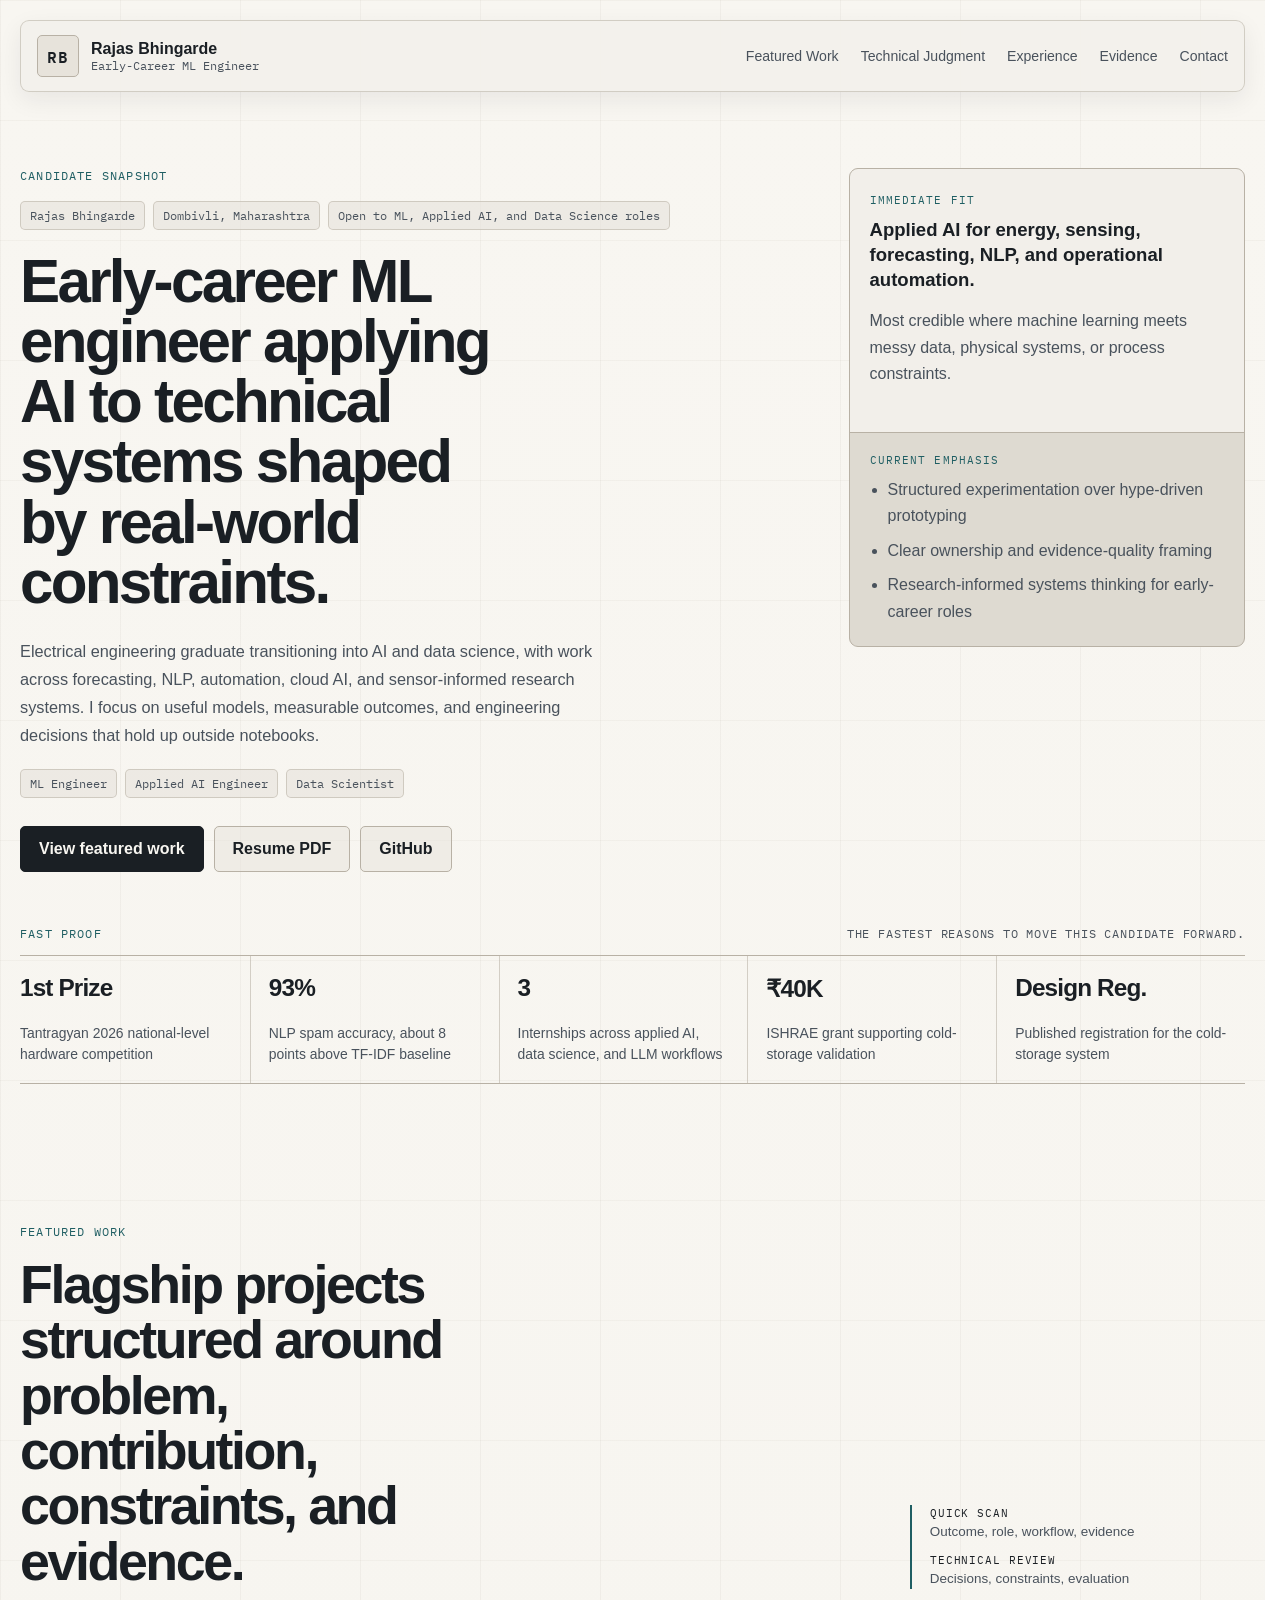
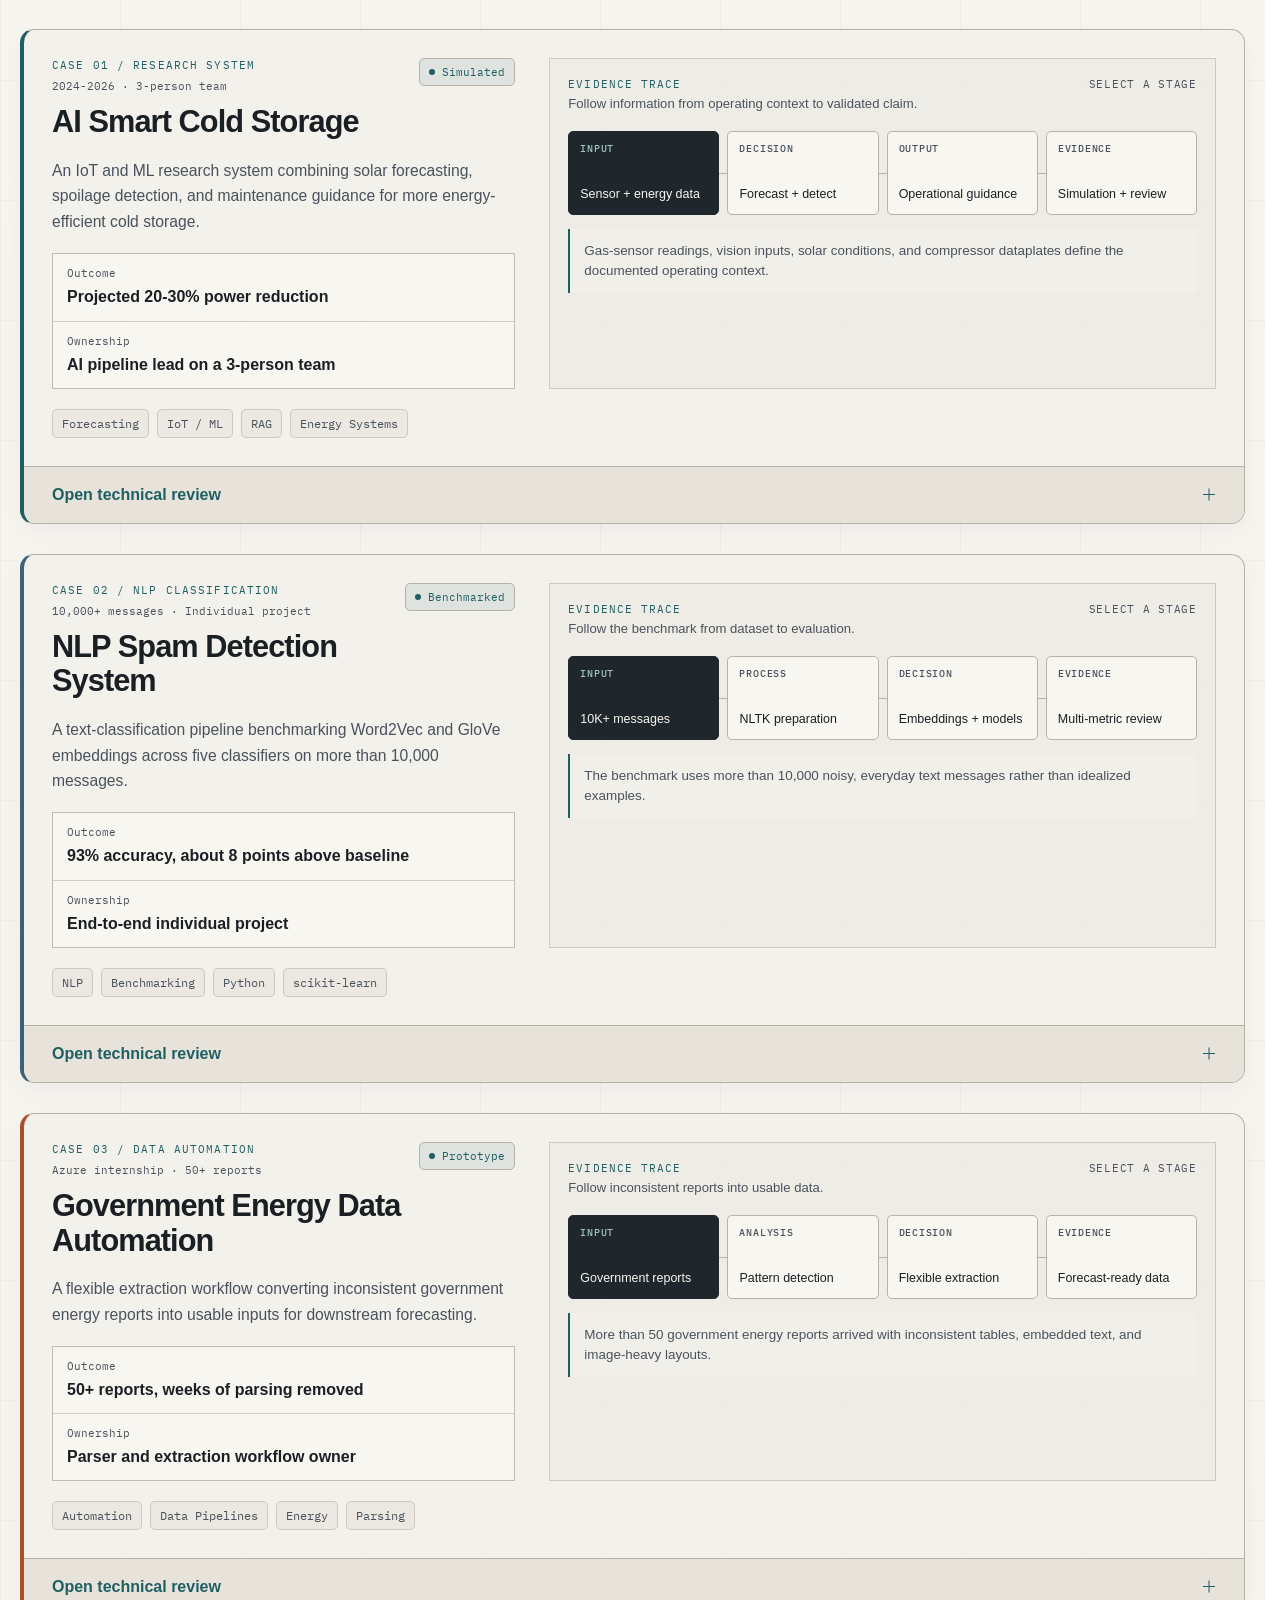
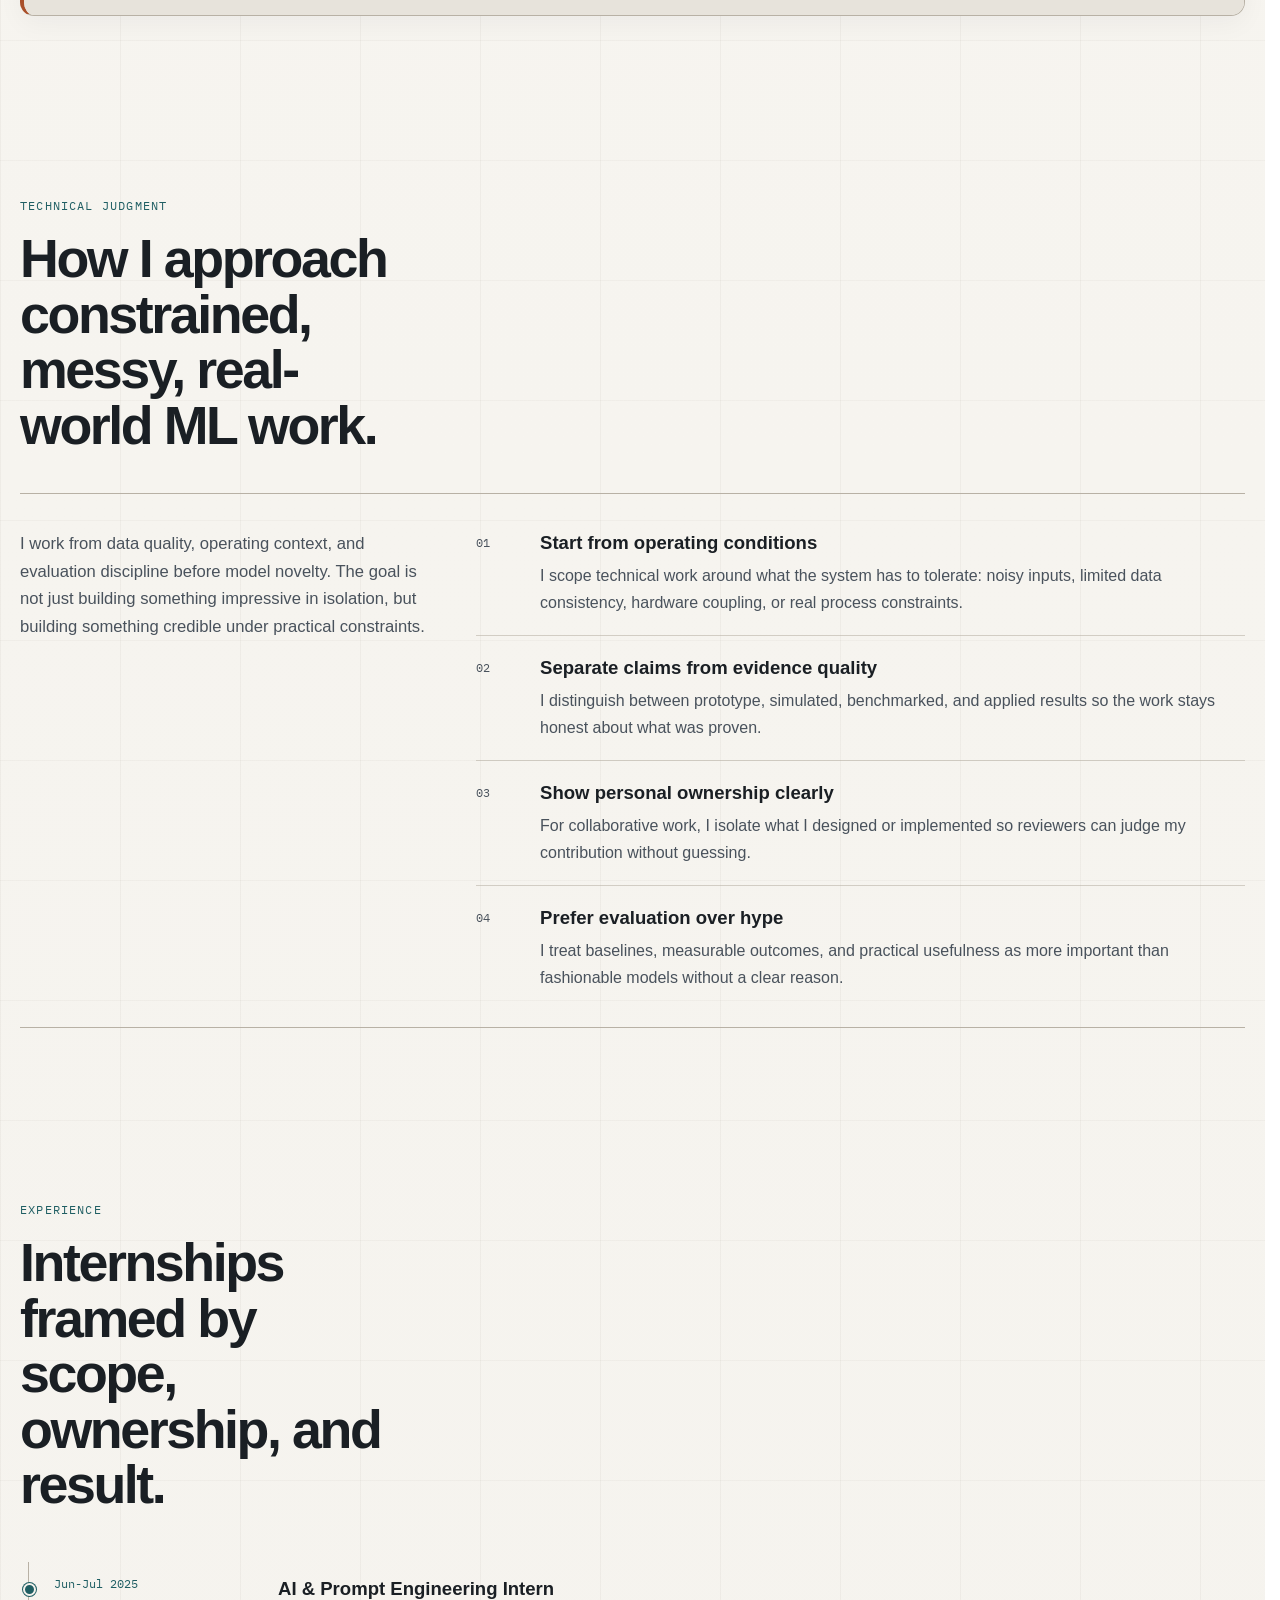
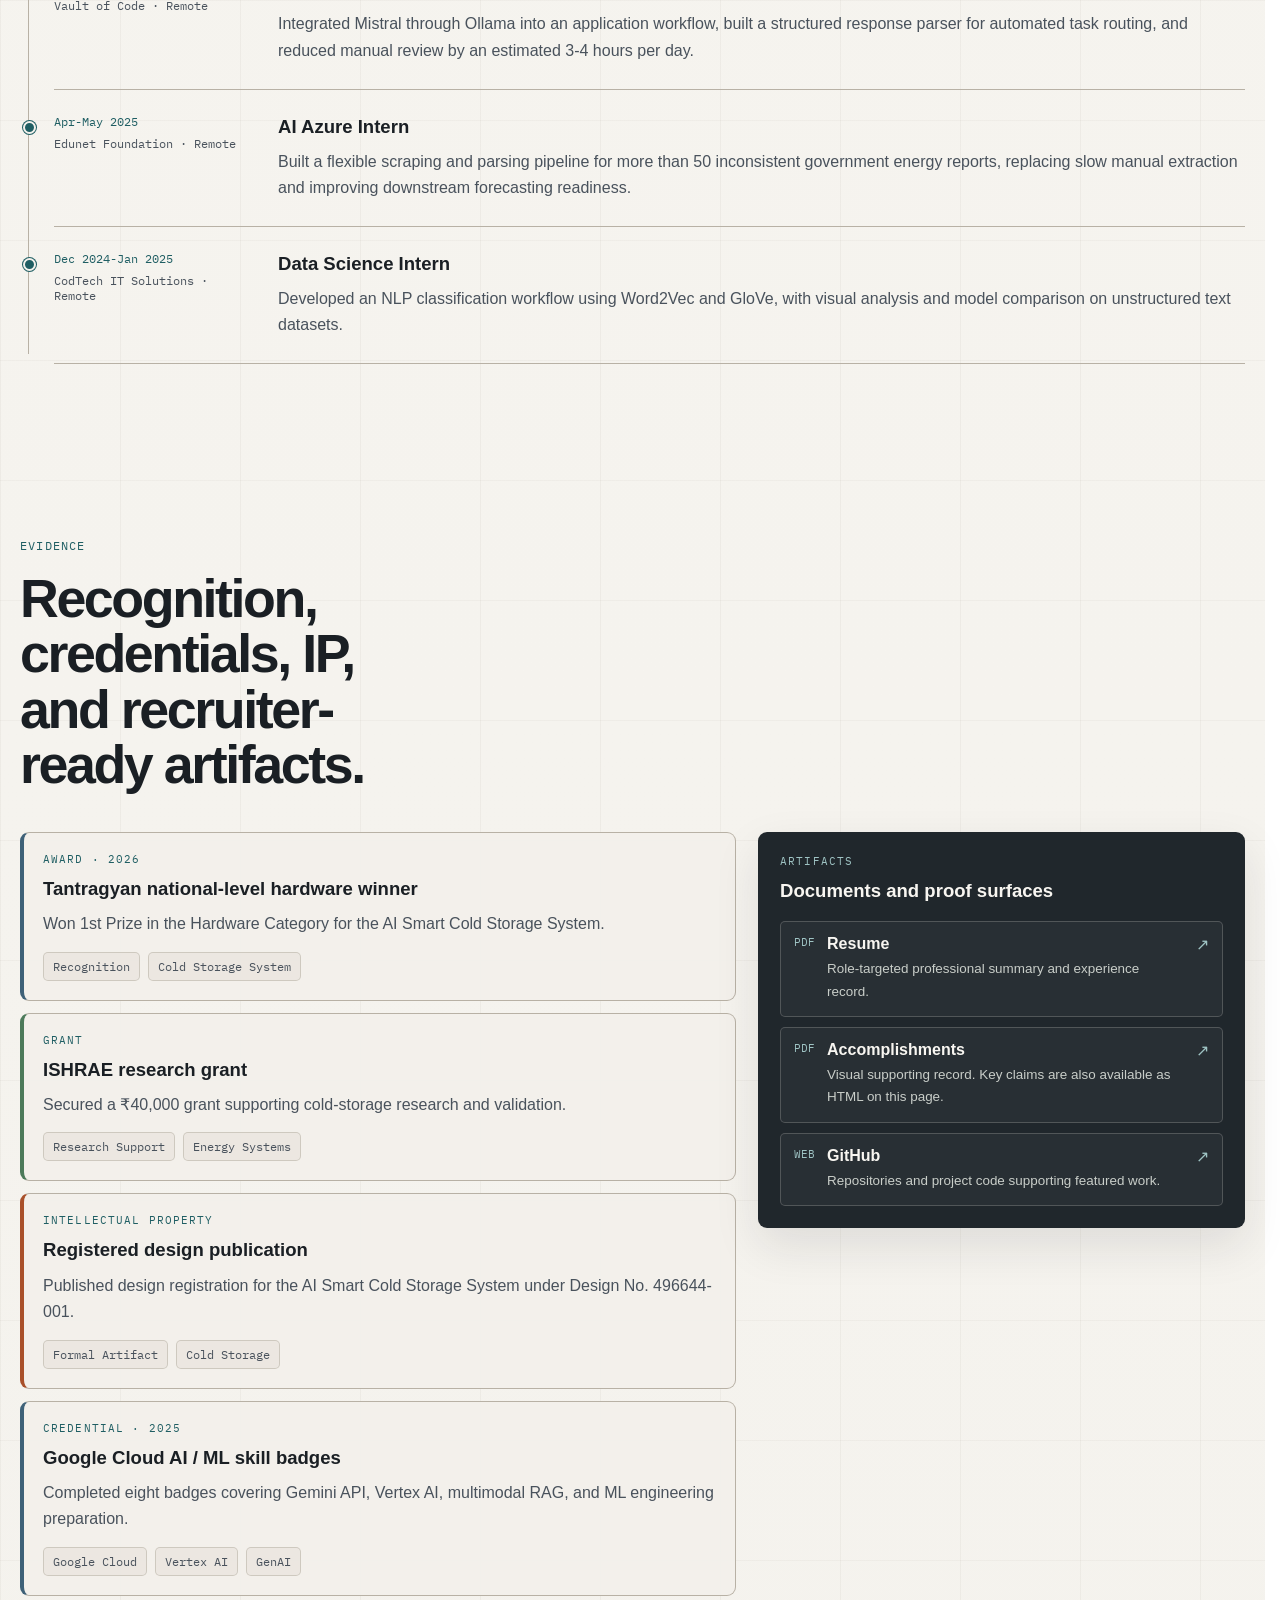
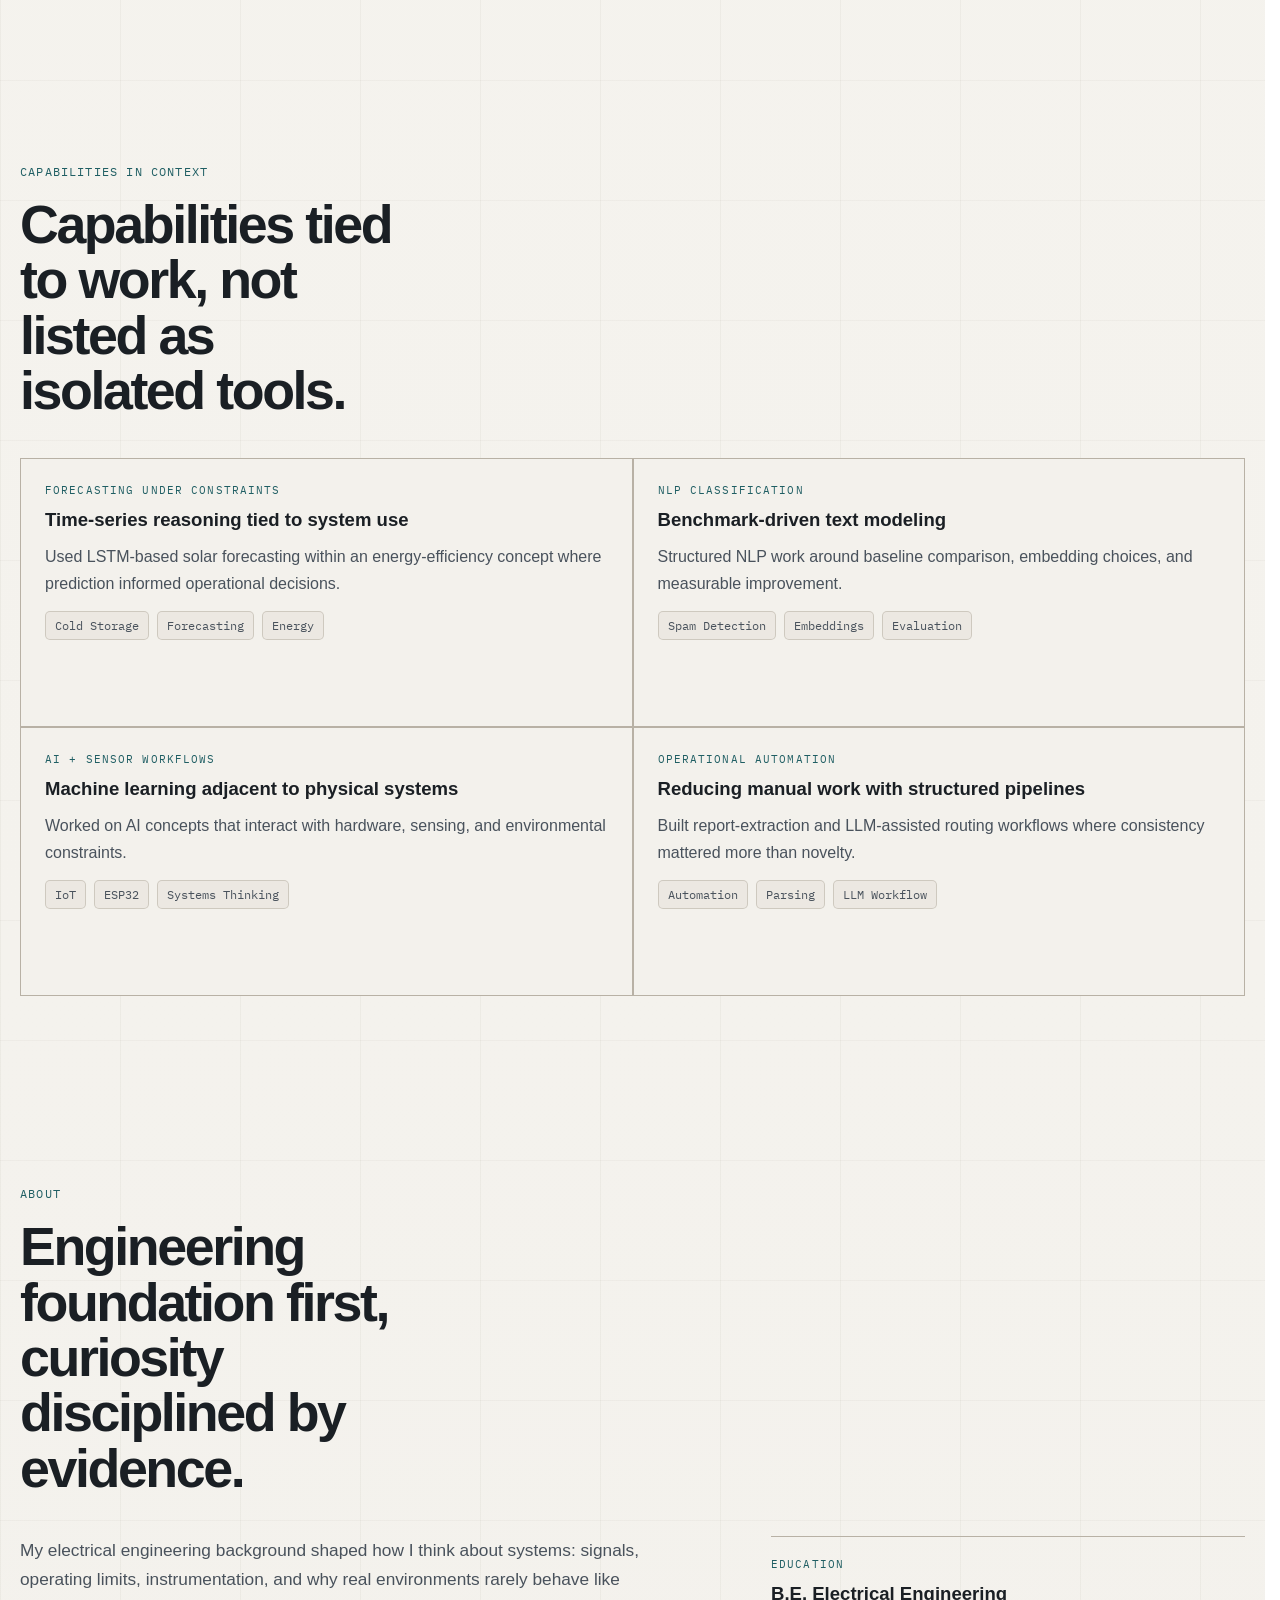
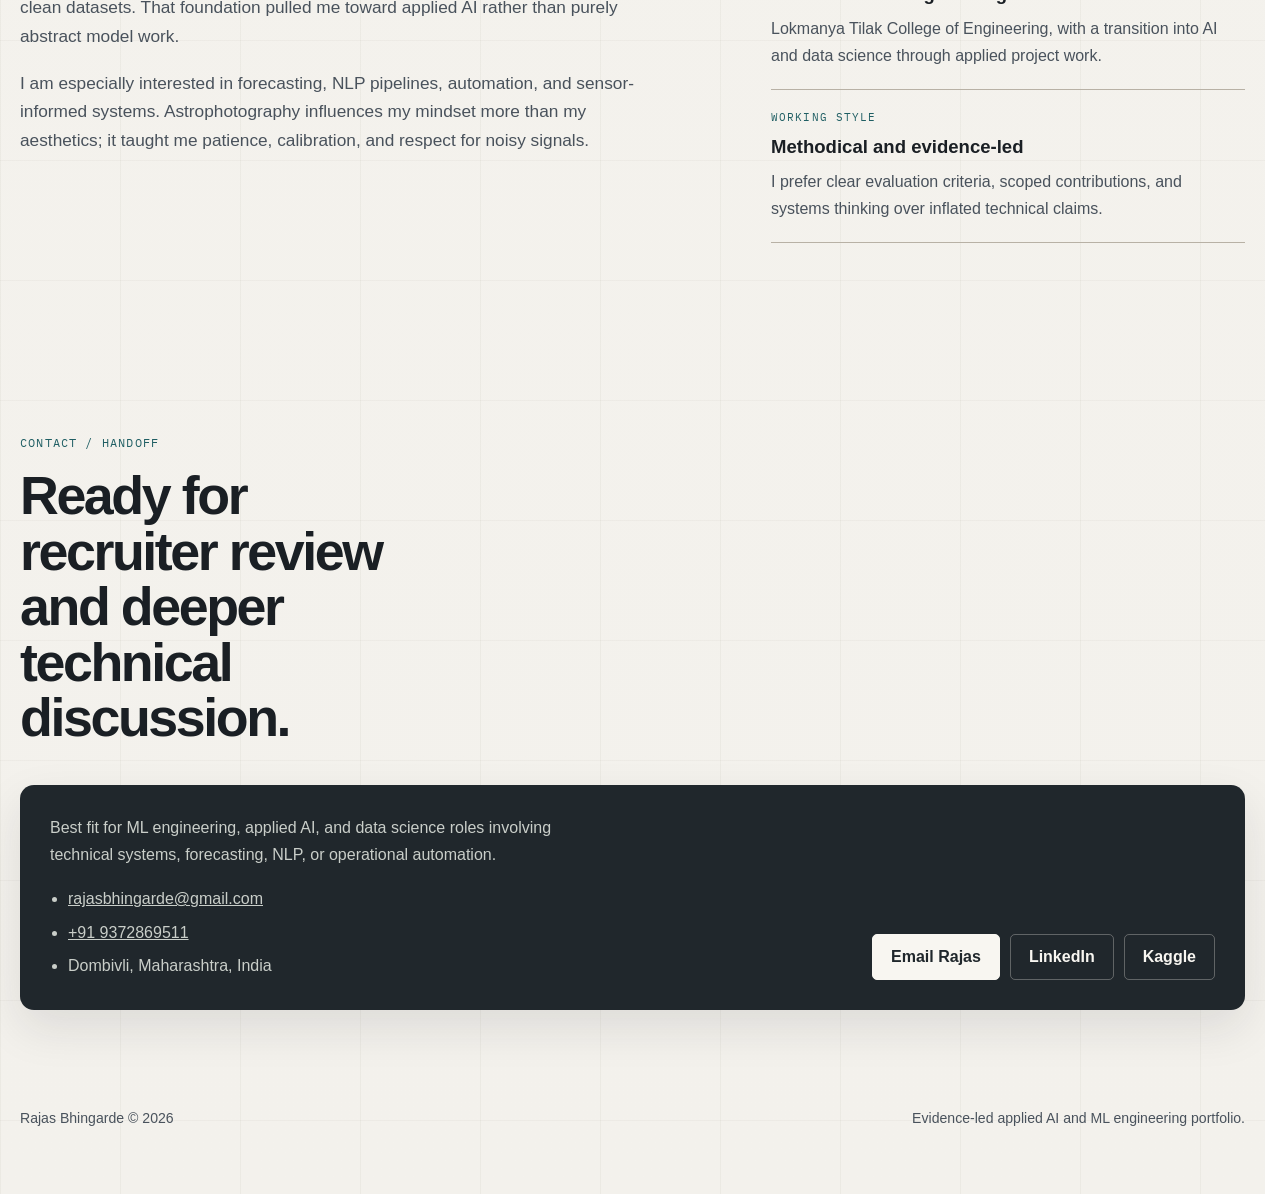
<file: index.html>
<!DOCTYPE html>
<html lang="en">
<head>
    <meta charset="UTF-8">
    <meta name="viewport" content="width=device-width, initial-scale=1.0">
    <title>Rajas Bhingarde | Early-Career ML Engineer for Technical Systems</title>
    <meta name="description" content="Evidence-led portfolio of Rajas Bhingarde, an early-career ML engineer applying AI to forecasting, sensing, NLP, automation, and technical systems.">
    <meta name="author" content="Rajas Bhingarde">
    <meta name="robots" content="index, follow,max-image-preview:large">
    <meta name="format-detection" content="telephone=no">
    <meta name="theme-color" content="#f3f1ec">
    <meta property="og:locale" content="en_IN">
    <link rel="canonical" href="https://er-rajas.github.io/portfolio/">
    <link rel="icon" href="assets/favicon.svg" type="image/svg+xml">
    <link rel="apple-touch-icon" href="assets/apple-touch-icon.png">
    <meta property="og:type" content="website">
    <meta property="og:title" content="Rajas Bhingarde | Early-Career ML Engineer">
    <meta property="og:description" content="Applied AI work across forecasting, NLP, automation, and sensor-informed technical systems, presented with explicit ownership and evidence quality.">
    <meta property="og:url" content="https://er-rajas.github.io/portfolio/">
    <meta property="og:site_name" content="Rajas Bhingarde Portfolio">
    <meta property="og:image" content="https://er-rajas.github.io/portfolio/assets/og-card.png">
    <meta property="og:image:width" content="1200">
    <meta property="og:image:height" content="630">
    <meta property="og:image:alt" content="Rajas Bhingarde, early-career ML engineer applying AI to technical systems">
    <meta property="profile:first_name" content="Rajas">
    <meta property="profile:last_name" content="Bhingarde">
    <meta name="twitter:card" content="summary_large_image">
    <meta name="twitter:title" content="Rajas Bhingarde | Early-Career ML Engineer">
    <meta name="twitter:description" content="Evidence-led applied AI portfolio spanning forecasting, NLP, automation, and technical systems.">
    <meta name="twitter:image" content="https://er-rajas.github.io/portfolio/assets/og-card.png">

    <link rel="preconnect" href="https://fonts.googleapis.com">
    <link rel="preconnect" href="https://fonts.gstatic.com" crossorigin>
    <link href="https://fonts.googleapis.com/css2?family=IBM+Plex+Mono:wght@400;500;600&;family=IBM+Plex+Sans:wght@400;500;600;700&;display=swap" rel="stylesheet">
    <link rel="stylesheet" href="styles.css">

    <script type="application/ld+json">
    {
        "@context": "https://schema.org",
        "@graph": [
            {
                "@type": "Website",
                "@id": "https://er-rajas.github.io/portfolio/#rajas-bhingarde",
                "name": "Rajas Bhingarde",
                "url": "https://er-rajas.github.io/portfolio/",
                "email": "mailto:rajasbhingarde@gmail.com",
                "telephone": "+91-9372869511",
                "jobTitle": "Machine Learning Engineer",
                "description": "Early-career ML engineer applying AI to technical systems, forecasting, sensing, NLP, and real-world engineering problems.",
                "address": {
                    "@type": "PostalAddress",
                    "addressLocality": "Dombivli",
                    "addressRegion": "Maharashtra",
                    "addressCountry": "IN"
                },
                "sameAs": [
                    "https://github.com/Er-Rajas",
                    "https://linkedin.com/in/rajas-bhingarde/",
                    "https://www.kaggle.com/nekonyaa"
                ],
                "alumniOf": {
                    "@type": "CollegeOrUniversity",
                    "name": "Lokmanya Tilak College of Engineering"
                },
                "knowsAbout": [
                    "Machine Learning",
                    "Forecasting",
                    "Natural Language Processing",
                    "Technical Systems",
                    "Embedded AI",
                    "IoT",
                    "Python"
                ],
                "award": [
                    "1st Prize, Tantragyan 2026 National Level Project Competition",
                    "ISHRAE Research Grant",
                    "Aavishkar Merit Certificate"
                ]
            },
            {
                "@type": "ItemList",
                "name": "Featured machine learning projects by Rajas Bhingarde",
                "itemListElement": [
                    {
                        "@type": "CreativeWork",
                        "position": 1,
                        "name": "AI Smart Cold Storage",
                        "description": "Research-stage IoT and ML system combining solar forecasting, spoilage detection, and maintenance guidance for cold-storage energy efficiency.",
                        "creator": { "@id": "https://er-rajas.github.io/portfolio/#rajas-bhingarde" }
                    },
                    {
                        "@type": "SoftwareSourceCode",
                        "position": 2,
                        "name": "NLP Spam Detection System",
                        "codeRepository": "https://github.com/Er-Rajas/Spam-Detection",
                        "programmingLanguage": "Python",
                        "creator": { "@id": "https://er-rajas.github.io/portfolio/#rajas-bhingarde" }
                    },
                    {
                        "@type": "CreativeWork",
                        "position": 3,
                        "name": "Government Energy Data Automation",
                        "description": "Prototype extraction workflow for inconsistent government energy reports and downstream forecasting inputs.",
                        "creator": { "@id": "https://er-rajas.github.io/portfolio/#rajas-bhingarde" }
                    }
                ]
            }
        ]
    }
    </script>
</head>
<body>
    <a class="skip-link" href="#main">Skip to content</a>

    <div class="page-shell">
        <header class="site-header">
            <nav class="nav" aria-label="Primary navigation">
                <a class="brand" href="#top" aria-label="Rajas Bhingarde, home">
                    <span class="brand-mark" aria-hidden="true">RB</span>
                    <span class="brand-lockup">
                        <span class="brand-name">Rajas Bhingarde</span>
                        <span class="brand-role">Early-Career ML Engineer</span>
                    </span>
                </a>
                <button class="menu-toggle" type="button" aria-expanded="false" aria-controls="nav-links">
                    <span class="menu-label">Menu</span>
                    <span class="menu-icon" aria-hidden="true"></span>
                </button>
                <div class="nav-links" id="nav-links">
                    <a href="#work" data-nav="work">Featured Work</a>
                    <a href="#judgment" data-nav="judgment">Technical Judgment</a>
                    <a href="#experience" data-nav="experience">Experience</a>
                    <a href="#evidence" data-nav="evidence">Evidence</a>
                    <a href="#contact" data-nav="contact">Contact</a>
                </div>
            </nav>
        </header>

        <main id="main">
            <section class="candidate-snapshot section" id="top" data-nav-section="">
                <div class="snapshot-grid">
                    <div class="snapshot-main">
                        <p class="eyebrow">Candidate Snapshot</p>
                        <div class="intro-band">
                            <span>Rajas Bhingarde</span>
                            <span>Dombivli, Maharashtra</span>
                            <span>Open to ML, Applied AI, and Data Science roles</span>
                        </div>
                        <h1>Early-career ML engineer applying AI to technical systems shaped by real-world constraints.</h1>
                        <p class="snapshot-summary">
                            Electrical engineering graduate transitioning into AI and data science, with work across forecasting,
                            NLP, automation, cloud AI, and sensor-informed research systems. I focus on useful models,
                            measurable outcomes, and engineering decisions that hold up outside notebooks.
                        </p>
                        <div class="role-strip" aria-label="Best-fit roles">
                            <span>ML Engineer</span>
                            <span>Applied AI Engineer</span>
                            <span>Data Scientist</span>
                        </div>
                        <div class="hero-actions">
                            <a class="btn btn-primary" href="#work">View featured work</a>
                            <a class="btn btn-secondary" href="assets/docs/rajas-bhingarde-resume.pdf" target="_blank" rel="noreferrer" aria-label="Open resume PDF in a new tab">Resume PDF</a>
                            <a class="btn btn-secondary" href="https://github.com/Er-Rajas" target="_blank" rel="noreferrer" aria-label="Open GitHub profile in a new tab">GitHub</a>
                        </div>
                    </div>
                    <aside class="snapshot-sidebar" aria-label="Quick evidence">
                        <article class="snapshot-panel snapshot-panel-primary">
                            <p class="panel-label">Immediate fit</p>
                            <h2>Applied AI for energy, sensing, forecasting, NLP, and operational automation.</h2>
                            <p>Most credible where machine learning meets messy data, physical systems, or process constraints.</p>
                        </article>
                        <article class="snapshot-panel snapshot-panel-secondary">
                            <p class="panel-label">Current emphasis</p>
                            <ul class="summary-list">
                                <li>Structured experimentation over hype-driven prototyping</li>
                                <li>Clear ownership and evidence-quality framing</li>
                                <li>Research-informed systems thinking for early-career roles</li>
                            </ul>
                        </article>
                    </aside>
                </div>
            </section>

            <section class="fast-proof section" aria-labelledby="fast-proof-title">
                <div class="fast-proof-header">
                    <p class="eyebrow" id="fast-proof-title">Fast Proof</p>
                    <p class="section-note">The fastest reasons to move this candidate forward.</p>
                </div>
                <div class="proof-strip">
                    <article class="proof-item">
                        <strong class="proof-value">1st Prize</strong>
                        <span class="proof-label">Tantragyan 2026 national-level hardware competition</span>
                    </article>
                    <article class="proof-item">
                        <strong class="proof-value">93%</strong>
                        <span class="proof-label">NLP spam accuracy, about 8 points above TF-IDF baseline</span>
                    </article>
                    <article class="proof-item">
                        <strong class="proof-value">3</strong>
                        <span class="proof-label">Internships across applied AI, data science, and LLM workflows</span>
                    </article>
                    <article class="proof-item">
                        <strong class="proof-value">₹40K</strong>
                        <span class="proof-label">ISHRAE grant supporting cold-storage validation</span>
                    </article>
                    <article class="proof-item">
                        <strong class="proof-value">Design Reg.</strong>
                        <span class="proof-label">Published registration for the cold-storage system</span>
                    </article>
                </div>
            </section>

            <section class="section work-section" id="work" data-nav-section="work">
                <div class="section-heading section-heading-split">
                    <div>
                        <p class="eyebrow">Featured Work</p>
                        <h2>Flagship projects structured around problem, contribution, constraints, and evidence.</h2>
                    </div>
                    <div class="reading-modes" aria-label="Project reading modes">
                        <p><span>Quick scan</span> Outcome, role, workflow, evidence</p>
                        <p><span>Technical review</span> Decisions, constraints, evaluation</p>
                    </div>
                </div>

                <div class="project-grid">
                    <article class="project-card" id="cold-storage">
                        <div class="project-overview">
                            <div class="project-title-row">
                                <div>
                                    <p class="project-index">Case 01 / Research system</p>
                                    <p class="project-meta">2024-2026 · 3-person team</p>
                                    <h3>AI Smart Cold Storage</h3>
                                </div>
                                <span class="project-evidence"><span aria-hidden="true"></span>Simulated</span>
                            </div>
                            <p class="project-summary">An IoT and ML research system combining solar forecasting, spoilage detection, and maintenance guidance for more energy-efficient cold storage.</p>
                            <dl class="project-signal-grid">
                                <div>
                                    <dt>Outcome</dt>
                                    <dd>Projected 20-30% power reduction</dd>
                                </div>
                                <div>
                                    <dt>Ownership</dt>
                                    <dd>AI pipeline lead on a 3-person team</dd>
                                </div>
                            </dl>

                            <div class="workflow-trace" data-trace>
                                <div class="workflow-heading">
                                    <div>
                                        <p class="workflow-label">Evidence Trace</p>
                                        <p>Follow information from operating context to validated claim.</p>
                                    </div>
                                    <span class="workflow-hint">Select a stage</span>
                                </div>
                                <ol aria-label="Conceptual workflow for AI Smart Cold Storage">
                                    <li>
                                        <button class="trace-step is-active" type="button" aria-pressed="true" data-note="Gas-sensor readings, vision inputs, solar conditions, and compressor dataplates define the documented operating context.">
                                            <span class="trace-role">Input</span>
                                            <span>Sensor + energy data</span>
                                        </button>
                                    </li>
                                    <li>
                                        <button class="trace-step" type="button" aria-pressed="false" data-note="LSTM solar forecasting and a two-stage gas-sensor plus ResNet50 process support forecasting and spoilage analysis.">
                                            <span class="trace-role">Decision</span>
                                            <span>Forecast + detect</span>
                                        </button>
                                    </li>
                                    <li>
                                        <button class="trace-step" type="button" aria-pressed="false" data-note="The system concept turns model outputs into pre-cooling decisions and RAG-assisted maintenance guidance.">
                                            <span class="trace-role">Output</span>
                                            <span>Operational guidance</span>
                                        </button>
                                    </li>
                                    <li>
                                        <button class="trace-step" type="button" aria-pressed="false" data-note="The energy claim remains projected: simulation and compressor-dataplate validation support the estimate, alongside a grant, design registration, and competition result.">
                                            <span class="trace-role">Evidence</span>
                                            <span>Simulation + review</span>
                                        </button>
                                    </li>
                                </ol>
                                <p class="trace-readout" aria-live="polite">Gas-sensor readings, vision inputs, solar conditions, and compressor dataplates define the documented operating context.</p>
                            </div>

                            <div class="project-overview-footer">
                                <div class="project-tags" aria-label="Technologies and domains">
                                    <span>Forecasting</span><span>IoT / ML</span><span>RAG</span><span>Energy Systems</span>
                                </div>
                            </div>
                        </div>

                        <details class="project-review">
                            <summary class="project-toggle">
                                <span class="when-closed">Open technical review</span>
                                <span class="when-open">Close technical review</span>
                                <span class="toggle-icon" aria-hidden="true"></span>
                            </summary>
                            <div class="deep-dive-inner">
                                <div class="deep-dive-heading">
                                    <div><p class="panel-label">Technical Review</p><h4>Reasoning, limits, and supporting evidence</h4></div>
                                    <span>Evidence quality: Simulated</span>
                                </div>
                                <dl class="review-matrix">
                                    <div><dt>Problem</dt><dd>Cold-storage operations face power consumption pressure and spoilage risk, especially where energy use and environmental control need tighter decision support.</dd></div>
                                    <div><dt>Contribution</dt><dd>Designed the AI pipeline, including LSTM-based solar forecasting, machine-learning logic for spoilage analysis, and the RAG-assisted maintenance guidance layer.</dd></div>
                                    <div><dt>Constraints</dt><dd>Research-stage work required cross-disciplinary coordination, hardware coupling, and explicit separation between projected benefit and deployment evidence.</dd></div>
                                    <div><dt>Evaluation</dt><dd>Simulation and compressor-dataplate validation support projected 20-30% power reduction potential. External evidence includes a national competition win, grant, and design registration.</dd></div>
                                </dl>
                                <section class="engineering-decisions" aria-labelledby="cold-decisions">
                                    <div class="decision-intro"><p class="panel-label">Engineering Decisions</p><h4 id="cold-decisions">Choices grounded in documented project scope</h4></div>
                                    <dl>
                                        <div><dt>Selected approach</dt><dd>LSTM forecasting supports pre-cooling, a gas-sensor and ResNet50 sequence handles two-stage spoilage detection, and RAG supports explainable maintenance guidance.</dd></div>
                                        <div><dt>Alternatives in scope</dt><dd>The documented two-stage design avoids treating sensor readings or vision as a single spoilage signal. No broader architecture comparison is claimed.</dd></div>
                                        <div><dt>Decision constraints</dt><dd>Hardware coupling, noisy physical signals, and research-stage validation favored modular outputs that could be assessed separately.</dd></div>
                                        <div><dt>What the work showed</dt><dd>System-level benefit needs separate validation from model behavior; the power reduction remains explicitly projected.</dd></div>
                                    </dl>
                                </section>
                                <div class="project-evidence-row">
                                    <div><p class="panel-label">Evidence & links</p><div class="project-links"><a class="project-link" href="assets/docs/rajas-bhingarde-resume.pdf" target="_blank" rel="noreferrer" aria-label="Open resume details in a new tab">Resume details <span aria-hidden="true">↗</span></a><a class="project-link" href="assets/docs/rajas-bhingarde-accomplishments.pdf" target="_blank" rel="noreferrer" aria-label="Open accomplishments PDF in a new tab">Accomplishments PDF <span aria-hidden="true">↗</span></a></div></div>
                                </div>
                            </div>
                        </details>
                    </article>

                    <article class="project-card" id="spam-detection">
                        <div class="project-overview">
                            <div class="project-title-row">
                                <div>
                                    <p class="project-index">Case 02 / NLP classification</p>
                                    <p class="project-meta">10,000+ messages · Individual project</p>
                                    <h3>NLP Spam Detection System</h3>
                                </div>
                                <span class="project-evidence"><span aria-hidden="true"></span>Benchmarked</span>
                            </div>
                            <p class="project-summary">A text-classification pipeline benchmarking Word2Vec and GloVe embeddings across five classifiers on more than 10,000 messages.</p>
                            <dl class="project-signal-grid">
                                <div><dt>Outcome</dt><dd>93% accuracy, about 8 points above baseline</dd></div>
                                <div><dt>Ownership</dt><dd>End-to-end individual project</dd></div>
                            </dl>

                            <div class="workflow-trace" data-trace>
                                <div class="workflow-heading">
                                    <div><p class="workflow-label">Evidence Trace</p><p>Follow the benchmark from dataset to evaluation.</p></div>
                                    <span class="workflow-hint">Select a stage</span>
                                </div>
                                <ol aria-label="Conceptual workflow for NLP Spam Detection System">
                                    <li><button class="trace-step is-active" type="button" aria-pressed="true" data-note="The benchmark uses more than 10,000 noisy, everyday text messages rather than idealized examples."><span class="trace-role">Input</span><span>10K+ messages</span></button></li>
                                    <li><button class="trace-step" type="button" aria-pressed="false" data-note="NLTK preprocessing creates a consistent input pipeline before representation and classifier comparisons."><span class="trace-role">Process</span><span>NLTK preparation</span></button></li>
                                    <li><button class="trace-step" type="button" aria-pressed="false" data-note="Word2Vec and GloVe embeddings are compared across five classifiers, with TF-IDF retained as the explicit baseline."><span class="trace-role">Decision</span><span>Embeddings + models</span></button></li>
                                    <li><button class="trace-step" type="button" aria-pressed="false" data-note="The result is reported with 93% accuracy, roughly eight percentage points above TF-IDF, alongside precision, recall, F1, and AUC evaluation."><span class="trace-role">Evidence</span><span>Multi-metric review</span></button></li>
                                </ol>
                                <p class="trace-readout" aria-live="polite">The benchmark uses more than 10,000 noisy, everyday text messages rather than idealized examples.</p>
                            </div>

                            <div class="project-overview-footer"><div class="project-tags" aria-label="Technologies and domains"><span>NLP</span><span>Benchmarking</span><span>Python</span><span>scikit-learn</span></div></div>
                        </div>

                        <details class="project-review">
                            <summary class="project-toggle"><span class="when-closed">Open technical review</span><span class="when-open">Close technical review</span><span class="toggle-icon" aria-hidden="true"></span></summary>
                            <div class="deep-dive-inner">
                                <div class="deep-dive-heading"><div><p class="panel-label">Technical Review</p><h4>Reasoning, limits, and supporting evidence</h4></div><span>Evidence quality: Benchmarked</span></div>
                                <dl class="review-matrix">
                                    <div><dt>Problem</dt><dd>Spam detection needs robust classification under noisy, everyday text rather than idealized examples.</dd></div>
                                    <div><dt>Contribution</dt><dd>Built the end-to-end pipeline, prepared text data, compared Word2Vec and GloVe embeddings, and evaluated five classifiers against a TF-IDF baseline.</dd></div>
                                    <div><dt>Constraints</dt><dd>The comparison needed consistent preprocessing, interpretable baselines, and enough evaluation structure to avoid presenting one-off tuning as methodology.</dd></div>
                                    <div><dt>Evaluation</dt><dd>Reached 93% accuracy, roughly 8 percentage points above TF-IDF. The repository includes precision, recall, F1, AUC, and a model comparison table.</dd></div>
                                </dl>
                                <section class="engineering-decisions" aria-labelledby="spam-decisions">
                                    <div class="decision-intro"><p class="panel-label">Engineering Decisions</p><h4 id="spam-decisions">Choices grounded in documented project scope</h4></div>
                                    <dl>
                                        <div><dt>Selected approach</dt><dd>Compared Word2Vec and GloVe representations across five classifiers through one consistent preprocessing and evaluation pipeline.</dd></div>
                                        <div><dt>Alternatives in scope</dt><dd>TF-IDF served as an explicit baseline rather than an unmeasured alternative, making embedding-based improvement easier to assess.</dd></div>
                                        <div><dt>Decision constraints</dt><dd>Noisy text and fair comparison favored repeatable preparation and the same evaluation structure across models.</dd></div>
                                        <div><dt>What the work showed</dt><dd>A headline accuracy is more credible when the baseline, dataset scale, and multiple evaluation measures remain visible.</dd></div>
                                    </dl>
                                </section>
                                <div class="project-evidence-row"><div><p class="panel-label">Evidence & links</p><div class="project-links"><a class="project-link" href="https://github.com/Er-Rajas/Spam-Detection" target="_blank" rel="noreferrer" aria-label="Open the spam detection GitHub repository in a new tab">GitHub repository <span aria-hidden="true">↗</span></a></div></div></div>
                            </div>
                        </details>
                    </article>

                    <article class="project-card" id="energy-automation">
                        <div class="project-overview">
                            <div class="project-title-row">
                                <div>
                                    <p class="project-index">Case 03 / Data automation</p>
                                    <p class="project-meta">Azure internship · 50+ reports</p>
                                    <h3>Government Energy Data Automation</h3>
                                </div>
                                <span class="project-evidence"><span aria-hidden="true"></span>Prototype</span>
                            </div>
                            <p class="project-summary">A flexible extraction workflow converting inconsistent government energy reports into usable inputs for downstream forecasting.</p>
                            <dl class="project-signal-grid">
                                <div><dt>Outcome</dt><dd>50+ reports, weeks of parsing removed</dd></div>
                                <div><dt>Ownership</dt><dd>Parser and extraction workflow owner</dd></div>
                            </dl>

                            <div class="workflow-trace" data-trace>
                                <div class="workflow-heading">
                                    <div><p class="workflow-label">Evidence Trace</p><p>Follow inconsistent reports into usable data.</p></div>
                                    <span class="workflow-hint">Select a stage</span>
                                </div>
                                <ol aria-label="Conceptual workflow for Government Energy Data Automation">
                                    <li><button class="trace-step is-active" type="button" aria-pressed="true" data-note="More than 50 government energy reports arrived with inconsistent tables, embedded text, and image-heavy layouts."><span class="trace-role">Input</span><span>Government reports</span></button></li>
                                    <li><button class="trace-step" type="button" aria-pressed="false" data-note="Recurring structures were reverse-engineered into three documented report types instead of assuming one uniform layout."><span class="trace-role">Analysis</span><span>Pattern detection</span></button></li>
                                    <li><button class="trace-step" type="button" aria-pressed="false" data-note="A flexible BeautifulSoup-based parser handled the documented report variations and reduced repetitive manual extraction."><span class="trace-role">Decision</span><span>Flexible extraction</span></button></li>
                                    <li><button class="trace-step" type="button" aria-pressed="false" data-note="The repeatable workflow removed weeks of manual parsing and produced more reliable inputs for later forecasting analysis."><span class="trace-role">Evidence</span><span>Forecast-ready data</span></button></li>
                                </ol>
                                <p class="trace-readout" aria-live="polite">More than 50 government energy reports arrived with inconsistent tables, embedded text, and image-heavy layouts.</p>
                            </div>

                            <div class="project-overview-footer"><div class="project-tags" aria-label="Technologies and domains"><span>Automation</span><span>Data Pipelines</span><span>Energy</span><span>Parsing</span></div></div>
                        </div>

                        <details class="project-review">
                            <summary class="project-toggle"><span class="when-closed">Open technical review</span><span class="when-open">Close technical review</span><span class="toggle-icon" aria-hidden="true"></span></summary>
                            <div class="deep-dive-inner">
                                <div class="deep-dive-heading"><div><p class="panel-label">Technical Review</p><h4>Reasoning, limits, and supporting evidence</h4></div><span>Evidence quality: Prototype</span></div>
                                <dl class="review-matrix">
                                    <div><dt>Problem</dt><dd>Manual extraction from public power-sector documents was slow and error-prone because reports varied across tables, embedded text, and image-heavy formats.</dd></div>
                                    <div><dt>Contribution</dt><dd>Reverse-engineered report patterns and built a BeautifulSoup-based extraction pipeline across more than 50 documents.</dd></div>
                                    <div><dt>Constraints</dt><dd>Input quality and layouts varied by source, while the output needed to remain useful for downstream forecasting work.</dd></div>
                                    <div><dt>Evaluation</dt><dd>The repeatable workflow removed weeks of manual parsing and improved dataset-preparation reliability. No deployment or public repository is claimed.</dd></div>
                                </dl>
                                <section class="engineering-decisions" aria-labelledby="energy-decisions">
                                    <div class="decision-intro"><p class="panel-label">Engineering Decisions</p><h4 id="energy-decisions">Choices grounded in documented project scope</h4></div>
                                    <dl>
                                        <div><dt>Selected approach</dt><dd>Reverse-engineered recurring patterns and built a flexible BeautifulSoup parser handling three documented report types.</dd></div>
                                        <div><dt>Alternatives in scope</dt><dd>A single rigid extraction path would not cover the documented mix of tables, embedded text, and image-heavy formats.</dd></div>
                                        <div><dt>Decision constraints</dt><dd>Source inconsistency and forecasting-ready output made adaptable parsing more important than optimizing for one layout.</dd></div>
                                        <div><dt>What the work showed</dt><dd>Handling source variation is part of operational data engineering rather than a minor preprocessing detail.</dd></div>
                                    </dl>
                                </section>
                                <div class="project-evidence-row"><div><p class="panel-label">Evidence & links</p><p class="link-unavailable">No public project artifact listed. Evidence is summarized in the resume.</p></div></div>
                            </div>
                        </details>
                    </article>
                </div>
            </section>

            <section class="section judgment-section" id="judgment" data-nav-section="judgment">
                <div class="section-heading">
                    <p class="eyebrow">Technical Judgment</p>
                    <h2>How I approach constrained, messy, real-world ML work.</h2>
                </div>
                <div class="judgment-grid">
                    <div class="judgment-intro"><p>I work from data quality, operating context, and evaluation discipline before model novelty. The goal is not just building something impressive in isolation, but building something credible under practical constraints.</p></div>
                    <div class="judgment-cards">
                        <article class="judgment-card"><p class="principle-index">01</p><div><h3>Start from operating conditions</h3><p>I scope technical work around what the system has to tolerate: noisy inputs, limited data consistency, hardware coupling, or real process constraints.</p></div></article>
                        <article class="judgment-card"><p class="principle-index">02</p><div><h3>Separate claims from evidence quality</h3><p>I distinguish between prototype, simulated, benchmarked, and applied results so the work stays honest about what was proven.</p></div></article>
                        <article class="judgment-card"><p class="principle-index">03</p><div><h3>Show personal ownership clearly</h3><p>For collaborative work, I isolate what I designed or implemented so reviewers can judge my contribution without guessing.</p></div></article>
                        <article class="judgment-card"><p class="principle-index">04</p><div><h3>Prefer evaluation over hype</h3><p>I treat baselines, measurable outcomes, and practical usefulness as more important than fashionable models without a clear reason.</p></div></article>
                    </div>
                </div>
            </section>

            <section class="section timeline-section" id="experience" data-nav-section="experience">
                <div class="section-heading"><p class="eyebrow">Experience</p><h2>Internships framed by scope, ownership, and result.</h2></div>
                <div class="timeline">
                    <article class="timeline-item"><div class="timeline-meta"><p class="timeline-period">Jun-Jul 2025</p><p class="timeline-org">Vault of Code · Remote</p></div><div class="timeline-copy"><h3>AI & Prompt Engineering Intern</h3><p>Integrated Mistral through Ollama into an application workflow, built a structured response parser for automated task routing, and reduced manual review by an estimated 3-4 hours per day.</p></div></article>
                    <article class="timeline-item"><div class="timeline-meta"><p class="timeline-period">Apr-May 2025</p><p class="timeline-org">Edunet Foundation · Remote</p></div><div class="timeline-copy"><h3>AI Azure Intern</h3><p>Built a flexible scraping and parsing pipeline for more than 50 inconsistent government energy reports, replacing slow manual extraction and improving downstream forecasting readiness.</p></div></article>
                    <article class="timeline-item"><div class="timeline-meta"><p class="timeline-period">Dec 2024-Jan 2025</p><p class="timeline-org">CodTech IT Solutions · Remote</p></div><div class="timeline-copy"><h3>Data Science Intern</h3><p>Developed an NLP classification workflow using Word2Vec and GloVe, with visual analysis and model comparison on unstructured text datasets.</p></div></article>
                </div>
            </section>

            <section class="section evidence-section" id="evidence" data-nav-section="evidence">
                <div class="section-heading"><p class="eyebrow">Evidence</p><h2>Recognition, credentials, IP, and recruiter-ready artifacts.</h2></div>
                <div class="evidence-layout">
                    <div class="evidence-stack">
                        <article class="evidence-card"><p class="panel-label">Award · 2026</p><h3>Tantragyan national-level hardware winner</h3><p>Won 1st Prize in the Hardware Category for the AI Smart Cold Storage System.</p><div class="evidence-meta"><span>Recognition</span><span>Cold Storage System</span></div></article>
                        <article class="evidence-card"><p class="panel-label">Grant</p><h3>ISHRAE research grant</h3><p>Secured a ₹40,000 grant supporting cold-storage research and validation.</p><div class="evidence-meta"><span>Research Support</span><span>Energy Systems</span></div></article>
                        <article class="evidence-card"><p class="panel-label">Intellectual Property</p><h3>Registered design publication</h3><p>Published design registration for the AI Smart Cold Storage System under Design No. 496644-001.</p><div class="evidence-meta"><span>Formal Artifact</span><span>Cold Storage</span></div></article>
                        <article class="evidence-card"><p class="panel-label">Credential · 2025</p><h3>Google Cloud AI / ML skill badges</h3><p>Completed eight badges covering Gemini API, Vertex AI, multimodal RAG, and ML engineering preparation.</p><div class="evidence-meta"><span>Google Cloud</span><span>Vertex AI</span><span>GenAI</span></div></article>
                    </div>
                    <aside class="artifact-panel" aria-label="Documents and profiles">
                        <p class="panel-label">Artifacts</p><h3>Documents and proof surfaces</h3>
                        <div class="artifact-list">
                            <a class="artifact-item" href="assets/docs/rajas-bhingarde-resume.pdf" target="_blank" rel="noreferrer" aria-label="Open resume PDF in a new tab"><span class="artifact-type">PDF</span><span class="artifact-copy"><strong>Resume</strong><span>Role-targeted professional summary and experience record.</span></span><span class="external-mark" aria-hidden="true">↗</span></a>
                            <a class="artifact-item" href="assets/docs/rajas-bhingarde-accomplishments.pdf" target="_blank" rel="noreferrer" aria-label="Open accomplishments PDF in a new tab"><span class="artifact-type">PDF</span><span class="artifact-copy"><strong>Accomplishments</strong><span>Visual supporting record. Key claims are also available as HTML on this page.</span></span><span class="external-mark" aria-hidden="true">↗</span></a>
                            <a class="artifact-item" href="https://github.com/Er-Rajas" target="_blank" rel="noreferrer" aria-label="Open GitHub profile in a new tab"><span class="artifact-type">WEB</span><span class="artifact-copy"><strong>GitHub</strong><span>Repositories and project code supporting featured work.</span></span><span class="external-mark" aria-hidden="true">↗</span></a>
                        </div>
                    </aside>
                </div>
            </section>

            <section class="section capabilities-section" id="capabilities" data-nav-section="evidence">
                <div class="section-heading"><p class="eyebrow">Capabilities In Context</p><h2>Capabilities tied to work, not listed as isolated tools.</h2></div>
                <div class="capability-grid">
                    <article class="capability-card"><p class="panel-label">Forecasting under constraints</p><h3>Time-series reasoning tied to system use</h3><p>Used LSTM-based solar forecasting within an energy-efficiency concept where prediction informed operational decisions.</p><div class="capability-meta"><span>Cold Storage</span><span>Forecasting</span><span>Energy</span></div></article>
                    <article class="capability-card"><p class="panel-label">NLP classification</p><h3>Benchmark-driven text modeling</h3><p>Structured NLP work around baseline comparison, embedding choices, and measurable improvement.</p><div class="capability-meta"><span>Spam Detection</span><span>Embeddings</span><span>Evaluation</span></div></article>
                    <article class="capability-card"><p class="panel-label">AI + sensor workflows</p><h3>Machine learning adjacent to physical systems</h3><p>Worked on AI concepts that interact with hardware, sensing, and environmental constraints.</p><div class="capability-meta"><span>IoT</span><span>ESP32</span><span>Systems Thinking</span></div></article>
                    <article class="capability-card"><p class="panel-label">Operational automation</p><h3>Reducing manual work with structured pipelines</h3><p>Built report-extraction and LLM-assisted routing workflows where consistency mattered more than novelty.</p><div class="capability-meta"><span>Automation</span><span>Parsing</span><span>LLM Workflow</span></div></article>
                </div>
            </section>

            <section class="section about-section" id="about" data-nav-section="evidence">
                <div class="section-heading"><p class="eyebrow">About</p><h2>Engineering foundation first, curiosity disciplined by evidence.</h2></div>
                <div class="about-layout">
                    <div class="about-copy"><p>My electrical engineering background shaped how I think about systems: signals, operating limits, instrumentation, and why real environments rarely behave like clean datasets. That foundation pulled me toward applied AI rather than purely abstract model work.</p><p>I am especially interested in forecasting, NLP pipelines, automation, and sensor-informed systems. Astrophotography influences my mindset more than my aesthetics; it taught me patience, calibration, and respect for noisy signals.</p></div>
                    <div class="about-facts">
                        <article class="fact-card"><p class="panel-label">Education</p><h3>B.E. Electrical Engineering</h3><p>Lokmanya Tilak College of Engineering, with a transition into AI and data science through applied project work.</p></article>
                        <article class="fact-card"><p class="panel-label">Working style</p><h3>Methodical and evidence-led</h3><p>I prefer clear evaluation criteria, scoped contributions, and systems thinking over inflated technical claims.</p></article>
                    </div>
                </div>
            </section>

            <section class="section contact-section" id="contact" data-nav-section="contact">
                <div class="section-heading"><p class="eyebrow">Contact / Handoff</p><h2>Ready for recruiter review and deeper technical discussion.</h2></div>
                <div class="contact-panel">
                    <div class="contact-copy"><p class="contact-lead">Best fit for ML engineering, applied AI, and data science roles involving technical systems, forecasting, NLP, or operational automation.</p><ul class="contact-list"><li><a href="mailto:rajasbhingarde@gmail.com">rajasbhingarde@gmail.com</a></li><li><a href="tel:+919372869511">+91 9372869511</a></li><li>Dombivli, Maharashtra, India</li></ul></div>
                    <div class="contact-actions"><a class="btn btn-primary" href="mailto:rajasbhingarde@gmail.com">Email Rajas</a><a class="btn btn-secondary" href="https://linkedin.com/in/rajas-bhingarde/" target="_blank" rel="noreferrer" aria-label="Open LinkedIn profile in a new tab">LinkedIn</a><a class="btn btn-secondary" href="https://www.kaggle.com/nekonyaa" target="_blank" rel="noreferrer" aria-label="Open Kaggle profile in a new tab">Kaggle</a></div>
                </div>
            </section>
        </main>

        <footer class="site-footer"><p>Rajas Bhingarde © <span id="year">2026</span></p><p>Evidence-led applied AI and ML engineering portfolio.</p></footer>
    </div>

    <script src="script.js"></script>
</body>
</html>
</file>
<file: styles.css>
:root {
    --bg: #f3f1ec;
    --bg-bright: #f8f6f1;
    --surface: #e7e3db;
    --surface-strong: #d7d1c5;
    --text: #1a1f24;
    --text-secondary: #49525c;
    --divider: #b8b1a5;
    --divider-soft: rgba(184, 177, 165, 0.58);
    --accent: #1f5e63;
    --accent-bright: #2c7479;
    --accent-soft: rgba(31, 94, 99, 0.09);
    --accent-alt: #a9502a;
    --data: #3e6178;
    --success: #4c7a5a;
    --ink-surface: #20272c;
    --radius-lg: 14px;
    --radius-md: 9px;
    --radius-sm: 5px;
    --shadow-nav: 0 8px 24px rgba(26, 31, 36, 0.07);
    --shadow-active: 0 18px 46px rgba(26, 31, 36, 0.1);
    --max-width: 1240px;
    --ease-out: cubic-bezier(0.22, 1, 0.36, 1);
    --duration-fast: 160ms;
    --duration-base: 260ms;
}

* {
    box-sizing: border-box;
}

html {
    scroll-behavior: smooth;
    scrollbar-gutter: stable;
}

body {
    margin: 0;
    overflow-x: clip;
    color: var(--text);
    background:
        linear-gradient(90deg, rgba(184, 177, 165, 0.12) 1px, transparent 1px),
        linear-gradient(rgba(184, 177, 165, 0.1) 1px, transparent 1px),
        linear-gradient(180deg, var(--bg-bright), var(--bg));
    background-size: 120px 120px, 120px 120px, 100% 100%;
    font-family: "IBM Plex Sans", "Segoe UI", sans-serif;
    text-rendering: optimizeLegibility;
}

a {
    color: inherit;
}

button,
summary,
a {
    -webkit-tap-highlight-color: transparent;
}

:focus-visible {
    outline: 3px solid rgba(31, 94, 99, 0.42);
    outline-offset: 3px;
}

::selection {
    color: var(--bg-bright);
    background: var(--accent);
}

.skip-link {
    position: fixed;
    top: 12px;
    left: 12px;
    z-index: 100;
    padding: 10px 14px;
    border-radius: var(--radius-sm);
    color: var(--bg);
    background: var(--text);
    text-decoration: none;
    transform: translateY(-160%);
    transition: transform var(--duration-fast) ease;
}

.skip-link:focus {
    transform: translateY(0);
}

.page-shell {
    width: min(100%, 1440px);
    margin: 0 auto;
    padding: 20px;
}

.site-header {
    position: sticky;
    top: 16px;
    z-index: 30;
}

.nav {
    width: min(100%, var(--max-width));
    min-height: 72px;
    margin: 0 auto;
    padding: 12px 16px;
    display: flex;
    align-items: center;
    justify-content: space-between;
    gap: 24px;
    border: 1px solid var(--divider-soft);
    border-radius: var(--radius-md);
    background: rgba(243, 241, 236, 0.96);
    box-shadow: var(--shadow-nav);
}

.brand {
    display: inline-flex;
    align-items: center;
    gap: 12px;
    min-width: 0;
    text-decoration: none;
}

.brand-mark {
    width: 42px;
    height: 42px;
    flex: 0 0 auto;
    display: grid;
    place-items: center;
    border: 1px solid var(--divider);
    border-radius: var(--radius-sm);
    background: var(--surface);
    font-family: "IBM Plex Mono", monospace;
    font-weight: 600;
    letter-spacing: 0.08em;
}

.brand-lockup {
    display: flex;
    min-width: 0;
    flex-direction: column;
}

.brand-name {
    font-weight: 600;
}

.brand-role {
    color: var(--text-secondary);
    font-family: "IBM Plex Mono", monospace;
    font-size: 0.74rem;
}

.nav-links {
    display: flex;
    align-items: center;
    gap: 22px;
}

.nav-links a {
    position: relative;
    color: var(--text-secondary);
    font-size: 0.88rem;
    text-decoration: none;
    transition: color var(--duration-fast) ease;
}

.nav-links a::after {
    content: "";
    position: absolute;
    right: 0;
    bottom: -9px;
    left: 0;
    height: 2px;
    background: var(--accent);
    transform: scaleX(0);
    transform-origin: left;
    transition: transform var(--duration-fast) ease;
}

.nav-links a:hover,
.nav-links a:focus-visible,
.nav-links a.is-current {
    color: var(--text);
}

.nav-links a.is-current::after {
    transform: scaleX(1);
}

.menu-toggle {
    display: none;
    min-height: 44px;
    align-items: center;
    gap: 10px;
    padding: 0 12px;
    border: 1px solid var(--divider);
    border-radius: var(--radius-sm);
    color: var(--text);
    background: var(--surface);
    font: 500 0.86rem "IBM Plex Sans", sans-serif;
    cursor: pointer;
}

.menu-icon {
    position: relative;
    width: 14px;
    height: 10px;
    border-top: 1px solid currentColor;
    border-bottom: 1px solid currentColor;
}

.menu-icon::after {
    content: "";
    position: absolute;
    top: 4px;
    left: 0;
    width: 14px;
    height: 1px;
    background: currentColor;
    transition: transform var(--duration-fast) ease, opacity var(--duration-fast) ease;
}

.menu-toggle[aria-expanded="true"] .menu-icon {
    border-color: transparent;
}

.menu-toggle[aria-expanded="true"] .menu-icon::after {
    transform: rotate(45deg);
    box-shadow: 0 0 0 0 currentColor;
}

.menu-toggle[aria-expanded="true"] .menu-icon::before {
    content: "";
    position: absolute;
    top: 4px;
    left: 0;
    width: 14px;
    height: 1px;
    background: currentColor;
    transform: rotate(-45deg);
}

.section {
    width: min(100%, var(--max-width));
    margin: 0 auto;
    padding: 78px 0;
    scroll-margin-top: 112px;
}

.candidate-snapshot {
    padding-top: 76px;
    padding-bottom: 34px;
}

.snapshot-grid,
.section-heading-split,
.judgment-grid,
.evidence-layout,
.about-layout,
.contact-panel {
    display: grid;
}

.snapshot-grid {
    grid-template-columns: minmax(0, 1.45fr) minmax(310px, 0.72fr);
    gap: 30px;
    align-items: start;
}

.eyebrow,
.panel-label,
.section-note,
.project-index,
.project-meta,
.project-signal-grid dt,
.workflow-label,
.trace-role,
.timeline-period,
.timeline-org,
.artifact-type,
.evidence-meta,
.capability-meta,
.principle-index,
.review-matrix dt,
.engineering-decisions dt {
    font-family: "IBM Plex Mono", "Consolas", monospace;
}

.eyebrow,
.panel-label,
.project-index,
.workflow-label,
.review-matrix dt,
.engineering-decisions dt {
    text-transform: uppercase;
    letter-spacing: 0.1em;
}

.eyebrow {
    margin: 0 0 18px;
    color: var(--accent);
    font-size: 0.74rem;
}

.intro-band,
.role-strip,
.project-tags,
.evidence-meta,
.capability-meta {
    display: flex;
    flex-wrap: wrap;
    gap: 8px;
}

.intro-band span,
.role-strip span,
.project-tags span,
.evidence-meta span,
.capability-meta span {
    padding: 6px 9px;
    border: 1px solid var(--divider-soft);
    border-radius: var(--radius-sm);
    color: var(--text-secondary);
    background: rgba(231, 227, 219, 0.62);
    font-family: "IBM Plex Mono", monospace;
    font-size: 0.72rem;
}

h1,
.section-heading h2 {
    margin: 0;
    letter-spacing: -0.045em;
}

h1 {
    max-width: 15ch;
    margin-top: 22px;
    font-size: clamp(2.65rem, 4.7vw, 4.2rem);
    line-height: 1;
    overflow-wrap: break-word;
}

.snapshot-summary {
    max-width: 64ch;
    margin: 24px 0 0;
    color: var(--text-secondary);
    font-size: 1.02rem;
    line-height: 1.72;
}

.role-strip {
    margin-top: 20px;
}

.hero-actions,
.contact-actions {
    display: flex;
    flex-wrap: wrap;
    gap: 10px;
    margin-top: 28px;
}

.btn {
    min-height: 46px;
    display: inline-flex;
    align-items: center;
    justify-content: center;
    padding: 0 18px;
    border: 1px solid var(--divider);
    border-radius: var(--radius-sm);
    font-weight: 600;
    text-decoration: none;
    transition: color var(--duration-fast) ease, background var(--duration-fast) ease, border-color var(--duration-fast) ease, transform var(--duration-fast) ease;
}

.btn:hover,
.btn:focus-visible {
    border-color: var(--accent);
    transform: translateY(-1px);
}

.btn-primary {
    color: var(--bg-bright);
    background: var(--text);
    border-color: var(--text);
}

.btn-primary:hover,
.btn-primary:focus-visible {
    color: #fff;
    background: var(--accent);
}

.btn-secondary {
    background: rgba(231, 227, 219, 0.5);
}

.snapshot-sidebar {
    display: grid;
    gap: 1px;
    overflow: hidden;
    border: 1px solid var(--divider);
    border-radius: var(--radius-md);
    background: var(--divider);
}

.snapshot-panel {
    padding: 20px;
    background: rgba(243, 241, 236, 0.98);
}

.snapshot-panel-primary {
    padding-top: 24px;
    padding-bottom: 28px;
}

.snapshot-panel-secondary {
    background: rgba(231, 227, 219, 0.82);
}

.panel-label {
    margin: 0 0 10px;
    color: var(--accent);
    font-size: 0.7rem;
}

.snapshot-panel h2,
.artifact-panel h3,
.fact-card h3,
.judgment-card h3,
.timeline-copy h3,
.evidence-card h3,
.capability-card h3 {
    margin: 0;
    font-size: 1.16rem;
    line-height: 1.35;
}

.snapshot-panel p:last-child,
.summary-list,
.judgment-intro,
.judgment-card p,
.timeline-copy p,
.evidence-card > p:not(.panel-label),
.capability-card > p:not(.panel-label),
.about-copy,
.fact-card > p:not(.panel-label),
.contact-lead,
.contact-list,
.artifact-copy span {
    color: var(--text-secondary);
    line-height: 1.66;
}

.summary-list {
    margin: 0;
    padding-left: 18px;
}

.summary-list li + li {
    margin-top: 8px;
}

.fast-proof {
    padding-top: 20px;
    padding-bottom: 48px;
}

.fast-proof-header {
    display: flex;
    align-items: baseline;
    justify-content: space-between;
    gap: 18px;
    margin-bottom: 14px;
}

.fast-proof-header .eyebrow,
.section-note {
    margin: 0;
}

.section-note {
    color: var(--text-secondary);
    font-size: 0.72rem;
    text-transform: uppercase;
    letter-spacing: 0.07em;
}

.proof-strip {
    display: flex;
    border-top: 1px solid var(--divider);
    border-bottom: 1px solid var(--divider);
}

.proof-item {
    flex: 1 1 0;
    min-width: 0;
    min-height: 112px;
    display: flex;
    flex-direction: column;
    justify-content: space-between;
    gap: 20px;
    padding: 18px;
    border-left: 1px solid var(--divider-soft);
}

.proof-item:first-child {
    padding-left: 0;
    border-left: 0;
}

.proof-value {
    font-size: 1.52rem;
    letter-spacing: -0.035em;
}

.proof-label {
    color: var(--text-secondary);
    font-size: 0.87rem;
    line-height: 1.5;
}

.section-heading {
    max-width: 840px;
    margin-bottom: 40px;
}

.section-heading h2 {
    max-width: 13ch;
    font-size: clamp(2.1rem, 4.2vw, 3.55rem);
    line-height: 1.03;
}

.section-heading-split {
    max-width: none;
    grid-template-columns: minmax(0, 1fr) minmax(280px, 0.4fr);
    align-items: end;
    gap: 52px;
}

.section-heading-split h2 {
    max-width: 15ch;
}

.reading-modes {
    padding-left: 18px;
    border-left: 2px solid var(--accent);
}

.reading-modes p {
    margin: 0;
    color: var(--text-secondary);
    font-size: 0.84rem;
    line-height: 1.5;
}

.reading-modes p + p {
    margin-top: 10px;
}

.reading-modes span {
    display: block;
    color: var(--text);
    font-family: "IBM Plex Mono", monospace;
    font-size: 0.7rem;
    text-transform: uppercase;
    letter-spacing: 0.08em;
}

.work-section {
    padding-top: 92px;
}

.project-grid {
    display: grid;
    gap: 30px;
}

.project-card {
    overflow: clip;
    border: 1px solid var(--divider);
    border-left: 4px solid var(--accent);
    border-radius: var(--radius-lg);
    background: rgba(243, 241, 236, 0.97);
    box-shadow: 0 8px 26px rgba(26, 31, 36, 0.045);
    transition: border-color var(--duration-fast) ease, box-shadow var(--duration-base) ease;
}

.project-card:nth-child(2) {
    border-left-color: var(--data);
}

.project-card:nth-child(3) {
    border-left-color: var(--accent-alt);
}

.project-card:hover,
.project-card:focus-within,
.project-card.is-expanded {
    box-shadow: var(--shadow-active);
}

.project-overview {
    padding: 28px;
    display: grid;
    grid-template-columns: minmax(0, 0.82fr) minmax(430px, 1.18fr);
    grid-template-areas:
        "title workflow"
        "summary workflow"
        "signal workflow"
        "footer footer";
    gap: 18px 34px;
}

.project-title-row {
    grid-area: title;
    display: flex;
    align-items: start;
    justify-content: space-between;
    gap: 16px;
}

.project-index,
.project-meta {
    margin: 0;
    font-size: 0.7rem;
}

.project-index {
    color: var(--accent);
}

.project-meta {
    margin-top: 7px;
    color: var(--text-secondary);
}

.project-title-row h3 {
    margin: 12px 0 0;
    font-size: clamp(1.45rem, 2.4vw, 2.15rem);
    line-height: 1.12;
    letter-spacing: -0.03em;
}

.project-evidence {
    display: inline-flex;
    align-items: center;
    gap: 7px;
    flex: 0 0 auto;
    padding: 6px 9px;
    border: 1px solid var(--divider);
    border-radius: var(--radius-sm);
    color: var(--accent);
    background: var(--accent-soft);
    font-family: "IBM Plex Mono", monospace;
    font-size: 0.7rem;
}

.project-evidence span {
    width: 6px;
    height: 6px;
    border-radius: 50%;
    background: currentColor;
}

.project-summary {
    grid-area: summary;
    margin: 0;
    color: var(--text-secondary);
    font-size: 0.98rem;
    line-height: 1.65;
}

.project-signal-grid {
    grid-area: signal;
    display: grid;
    grid-template-columns: 1fr;
    gap: 1px;
    margin: 0;
    border: 1px solid var(--divider-soft);
    background: var(--divider-soft);
}

.project-signal-grid > div {
    padding: 12px 14px;
    background: var(--bg-bright);
}

.project-signal-grid dt,
.review-matrix dt,
.engineering-decisions dt {
    margin-bottom: 6px;
    color: var(--text-secondary);
    font-size: 0.66rem;
}

.project-signal-grid dd {
    margin: 0;
    font-weight: 600;
    line-height: 1.4;
}

.workflow-trace {
    grid-area: workflow;
    align-self: stretch;
    padding: 18px;
    border: 1px solid var(--divider-soft);
    background: rgba(231, 227, 219, 0.4);
}

.workflow-heading {
    display: flex;
    align-items: start;
    justify-content: space-between;
    gap: 18px;
}

.workflow-heading p {
    margin: 0;
}

.workflow-heading > div > p:last-child {
    margin-top: 5px;
    color: var(--text-secondary);
    font-size: 0.82rem;
}

.workflow-label {
    color: var(--accent);
    font-size: 0.68rem;
}

.workflow-hint {
    color: var(--text-secondary);
    font-family: "IBM Plex Mono", monospace;
    font-size: 0.66rem;
    text-transform: uppercase;
    letter-spacing: 0.07em;
}

.workflow-trace ol {
    display: grid;
    grid-template-columns: repeat(4, minmax(0, 1fr));
    gap: 8px;
    margin: 20px 0 0;
    padding: 0;
    list-style: none;
}

.workflow-trace li {
    position: relative;
}

.workflow-trace li:not(:last-child)::after {
    content: "";
    position: absolute;
    top: 50%;
    right: -8px;
    z-index: 2;
    width: 8px;
    height: 1px;
    background: var(--divider);
    transition: background var(--duration-fast) ease;
}

.workflow-trace li:has(.is-complete)::after {
    background: var(--accent);
}

.trace-step {
    width: 100%;
    min-height: 84px;
    display: flex;
    flex-direction: column;
    align-items: flex-start;
    justify-content: space-between;
    gap: 12px;
    padding: 11px;
    border: 1px solid var(--divider);
    border-radius: var(--radius-sm);
    color: var(--text);
    background: var(--bg-bright);
    font: 500 0.78rem/1.35 "IBM Plex Sans", sans-serif;
    text-align: left;
    cursor: pointer;
    transition: color var(--duration-fast) ease, background var(--duration-fast) ease, border-color var(--duration-fast) ease, transform var(--duration-fast) ease;
}

.trace-role {
    color: var(--text-secondary);
    font-size: 0.6rem;
    text-transform: uppercase;
    letter-spacing: 0.08em;
}

.trace-step:hover {
    border-color: var(--accent);
    transform: translateY(-1px);
}

.trace-step.is-complete {
    border-color: rgba(31, 94, 99, 0.42);
    background: var(--accent-soft);
}

.trace-step.is-active {
    border-color: var(--ink-surface);
    color: var(--bg-bright);
    background: var(--ink-surface);
}

.trace-step.is-active .trace-role {
    color: #9fc4c4;
}

.trace-readout {
    min-height: 58px;
    margin: 14px 0 0;
    padding: 12px 14px;
    border-left: 2px solid var(--accent);
    color: var(--text-secondary);
    background: rgba(243, 241, 236, 0.7);
    font-size: 0.84rem;
    line-height: 1.5;
}

.project-overview-footer {
    grid-area: footer;
    padding-top: 2px;
}

.project-review {
    border-top: 1px solid var(--divider);
    background: var(--surface);
}

.project-toggle {
    min-height: 56px;
    display: flex;
    align-items: center;
    justify-content: space-between;
    gap: 14px;
    padding: 0 28px;
    color: var(--accent);
    font-weight: 600;
    cursor: pointer;
    list-style: none;
    transition: color var(--duration-fast) ease, background var(--duration-fast) ease;
}

.project-toggle::-webkit-details-marker {
    display: none;
}

.project-toggle:hover,
.project-toggle:focus-visible {
    color: var(--text);
    background: rgba(243, 241, 236, 0.45);
}

.when-open {
    display: none;
}

.project-review[open] .when-closed {
    display: none;
}

.project-review[open] .when-open {
    display: inline;
}

.toggle-icon {
    position: relative;
    width: 14px;
    height: 14px;
}

.toggle-icon::before,
.toggle-icon::after {
    content: "";
    position: absolute;
    top: 6px;
    left: 1px;
    width: 12px;
    height: 1px;
    background: currentColor;
    transition: transform var(--duration-fast) ease;
}

.toggle-icon::after {
    transform: rotate(90deg);
}

.project-review[open] .toggle-icon::after {
    transform: rotate(0);
}

@supports (interpolate-size: allow-keywords) {
    :root {
        interpolate-size: allow-keywords;
    }

    .project-review::details-content {
        height: 0;
        overflow: clip;
        opacity: 0;
        transition: height var(--duration-base) var(--ease-out), opacity var(--duration-fast) ease, content-visibility var(--duration-base) allow-discrete;
    }

    .project-review[open]::details-content {
        height: auto;
        opacity: 1;
    }
}

.deep-dive-inner {
    display: grid;
    gap: 26px;
    padding: 28px;
    border-top: 1px solid var(--divider);
}

.deep-dive-heading {
    display: flex;
    align-items: end;
    justify-content: space-between;
    gap: 20px;
}

.deep-dive-heading h4,
.engineering-decisions h4 {
    margin: 0;
    font-size: 1.2rem;
}

.deep-dive-heading > span {
    color: var(--text-secondary);
    font-family: "IBM Plex Mono", monospace;
    font-size: 0.7rem;
}

.review-matrix {
    display: grid;
    grid-template-columns: repeat(2, minmax(0, 1fr));
    gap: 1px;
    margin: 0;
    border: 1px solid var(--divider);
    background: var(--divider);
}

.review-matrix > div {
    padding: 18px;
    background: var(--bg-bright);
}

.review-matrix dd {
    margin: 0;
    color: var(--text-secondary);
    line-height: 1.62;
}

.engineering-decisions {
    display: grid;
    grid-template-columns: minmax(200px, 0.38fr) minmax(0, 1fr);
    gap: 30px;
    padding: 22px;
    border: 1px solid var(--divider);
    background: rgba(243, 241, 236, 0.72);
}

.engineering-decisions dl {
    display: grid;
    grid-template-columns: repeat(2, minmax(0, 1fr));
    gap: 20px;
    margin: 0;
}

.engineering-decisions dd {
    margin: 0;
    color: var(--text-secondary);
    font-size: 0.9rem;
    line-height: 1.58;
}

.project-evidence-row {
    padding-top: 20px;
    border-top: 1px solid var(--divider);
}

.project-links {
    display: flex;
    flex-wrap: wrap;
    gap: 16px;
}

.project-link {
    color: var(--accent);
    font-weight: 600;
    text-decoration: none;
}

.project-link:hover,
.project-link:focus-visible {
    color: var(--text);
}

.link-unavailable {
    margin: 0;
    color: var(--text-secondary);
    font-size: 0.9rem;
}

.judgment-section {
    padding-top: 104px;
}

.judgment-grid {
    grid-template-columns: minmax(270px, 0.7fr) minmax(0, 1.3fr);
    gap: 42px;
    padding: 36px 0;
    border-top: 1px solid var(--divider);
    border-bottom: 1px solid var(--divider);
}

.judgment-intro {
    position: sticky;
    top: 116px;
    align-self: start;
    font-size: 1.04rem;
}

.judgment-intro p {
    margin: 0;
}

.judgment-cards {
    display: grid;
}

.judgment-card {
    display: grid;
    grid-template-columns: 46px minmax(0, 1fr);
    gap: 18px;
    padding: 19px 0;
    border-top: 1px solid var(--divider-soft);
}

.judgment-card:first-child {
    padding-top: 0;
    border-top: 0;
}

.judgment-card:last-child {
    padding-bottom: 0;
}

.principle-index {
    margin: 3px 0 0;
    color: var(--accent);
    font-size: 0.72rem;
}

.judgment-card p:last-child {
    margin: 8px 0 0;
}

.timeline-section,
.evidence-section {
    padding-top: 96px;
}

.timeline {
    position: relative;
    display: grid;
    padding-left: 34px;
}

.timeline::before {
    content: "";
    position: absolute;
    top: 10px;
    bottom: 10px;
    left: 8px;
    width: 1px;
    background: var(--divider);
}

.timeline-item {
    position: relative;
    display: grid;
    grid-template-columns: 200px minmax(0, 1fr);
    gap: 24px;
    padding: 24px 0;
    border-bottom: 1px solid var(--divider);
}

.timeline-item::before {
    content: "";
    position: absolute;
    top: 31px;
    left: -31px;
    width: 9px;
    height: 9px;
    border: 2px solid var(--bg);
    border-radius: 50%;
    background: var(--accent);
    box-shadow: 0 0 0 1px var(--accent);
    transition: transform var(--duration-fast) ease, background var(--duration-fast) ease;
}

.timeline-item:hover::before {
    background: var(--accent-alt);
    transform: scale(1.3);
}

.timeline-period,
.timeline-org {
    margin: 0;
    font-size: 0.76rem;
}

.timeline-period {
    color: var(--accent);
}

.timeline-org {
    margin-top: 7px;
    color: var(--text-secondary);
}

.timeline-copy p {
    margin: 10px 0 0;
}

.evidence-layout {
    grid-template-columns: minmax(0, 1fr) minmax(320px, 0.68fr);
    gap: 22px;
    align-items: start;
}

.evidence-stack {
    display: grid;
    gap: 12px;
}

.evidence-card {
    padding: 19px;
    border: 1px solid var(--divider);
    border-left: 4px solid var(--data);
    border-radius: var(--radius-md);
    background: rgba(243, 241, 236, 0.96);
    transition: transform var(--duration-fast) ease, box-shadow var(--duration-fast) ease;
}

.evidence-card:nth-child(2) {
    border-left-color: var(--success);
}

.evidence-card:nth-child(3) {
    border-left-color: var(--accent-alt);
}

.evidence-card:hover,
.evidence-card:focus-within {
    box-shadow: 0 10px 26px rgba(26, 31, 36, 0.07);
    transform: translateX(3px);
}

.evidence-card > p:not(.panel-label) {
    margin: 10px 0 0;
}

.evidence-meta,
.capability-meta {
    margin-top: 14px;
}

.artifact-panel {
    position: sticky;
    top: 116px;
    padding: 22px;
    border-radius: var(--radius-md);
    color: var(--bg-bright);
    background: var(--ink-surface);
    box-shadow: var(--shadow-active);
}

.artifact-panel .panel-label,
.artifact-type {
    color: #9fc4c4;
}

.artifact-list {
    display: grid;
    gap: 10px;
    margin-top: 18px;
}

.artifact-item {
    display: grid;
    grid-template-columns: auto minmax(0, 1fr) auto;
    align-items: start;
    gap: 12px;
    padding: 13px;
    border: 1px solid rgba(243, 241, 236, 0.2);
    border-radius: var(--radius-sm);
    background: rgba(243, 241, 236, 0.04);
    text-decoration: none;
    transition: border-color var(--duration-fast) ease, background var(--duration-fast) ease;
}

.artifact-item:hover,
.artifact-item:focus-visible {
    border-color: #9fc4c4;
    background: rgba(243, 241, 236, 0.08);
}

.artifact-type {
    font-size: 0.68rem;
}

.artifact-copy {
    display: flex;
    flex-direction: column;
    gap: 5px;
}

.artifact-copy span {
    color: #c9cec9;
    font-size: 0.84rem;
}

.external-mark {
    color: #9fc4c4;
}

.capabilities-section {
    padding-top: 90px;
}

.capability-grid {
    display: grid;
    grid-template-columns: repeat(2, minmax(0, 1fr));
    gap: 1px;
    border-top: 1px solid var(--divider);
    border-left: 1px solid var(--divider);
    background: var(--divider);
}

.capability-card {
    min-height: 230px;
    padding: 24px;
    border-right: 1px solid var(--divider);
    border-bottom: 1px solid var(--divider);
    background: var(--bg);
    transition: background var(--duration-fast) ease;
}

.capability-card:nth-child(2),
.capability-card:nth-child(3) {
    min-height: 268px;
}

.capability-card:hover {
    background: var(--surface);
}

.capability-card > p:not(.panel-label) {
    margin: 12px 0 0;
}

.about-section {
    padding-top: 112px;
    padding-bottom: 112px;
}

.about-layout {
    grid-template-columns: minmax(0, 1fr) minmax(320px, 0.68fr);
    gap: 54px;
    align-items: start;
}

.about-copy {
    max-width: 65ch;
    font-size: 1.08rem;
}

.about-copy p {
    margin: 0;
}

.about-copy p + p {
    margin-top: 18px;
}

.about-facts {
    border-top: 1px solid var(--divider);
}

.fact-card {
    padding: 20px 0;
    border-bottom: 1px solid var(--divider);
}

.fact-card > p:not(.panel-label) {
    margin: 10px 0 0;
}

.contact-section {
    padding-top: 80px;
}

.contact-panel {
    grid-template-columns: minmax(0, 1fr) auto;
    align-items: end;
    gap: 28px;
    padding: 30px;
    border-radius: var(--radius-lg);
    color: var(--bg-bright);
    background: var(--ink-surface);
    box-shadow: var(--shadow-active);
}

.contact-panel .contact-lead,
.contact-panel .contact-list {
    color: #c9cec9;
}

.contact-lead {
    max-width: 58ch;
    margin: 0;
}

.contact-list {
    margin: 18px 0 0;
    padding-left: 18px;
}

.contact-list li + li {
    margin-top: 7px;
}

.contact-panel .btn-primary {
    color: var(--ink-surface);
    background: var(--bg-bright);
    border-color: var(--bg-bright);
}

.contact-panel .btn-secondary {
    color: var(--bg-bright);
    background: transparent;
    border-color: rgba(243, 241, 236, 0.3);
}

.site-footer {
    width: min(100%, var(--max-width));
    margin: 0 auto;
    padding: 8px 0 34px;
    display: flex;
    justify-content: space-between;
    gap: 18px;
    color: var(--text-secondary);
    font-size: 0.88rem;
}

@media (max-width: 1080px) {
    .snapshot-grid,
    .section-heading-split,
    .judgment-grid,
    .evidence-layout,
    .about-layout,
    .contact-panel {
        grid-template-columns: 1fr;
    }

    .section-heading-split,
    .judgment-grid,
    .about-layout {
        gap: 28px;
    }

    .judgment-intro,
    .artifact-panel {
        position: static;
    }

    .project-overview {
        grid-template-columns: minmax(0, 0.72fr) minmax(400px, 1.28fr);
    }

    .capability-card,
    .capability-card:nth-child(2),
    .capability-card:nth-child(3) {
        min-height: auto;
    }
}

@media (max-width: 820px) {
    html.nav-open {
        overflow: hidden;
    }

    .page-shell {
        padding: 14px;
    }

    .site-header {
        top: 10px;
    }

    .nav {
        min-height: 68px;
        flex-wrap: wrap;
        align-items: center;
    }

    .menu-toggle {
        display: inline-flex;
        margin-left: auto;
    }

    .nav-links {
        width: 100%;
        max-height: 0;
        flex-direction: column;
        align-items: stretch;
        gap: 0;
        overflow: hidden;
        visibility: hidden;
        opacity: 0;
        transition: max-height var(--duration-base) var(--ease-out), opacity var(--duration-fast) ease, visibility var(--duration-fast) step-end, padding var(--duration-base) var(--ease-out);
    }

    .nav-links.is-open {
        max-height: 320px;
        padding: 8px 0 4px;
        visibility: visible;
        opacity: 1;
        transition: max-height var(--duration-base) var(--ease-out), opacity var(--duration-fast) ease, visibility 0s step-start, padding var(--duration-base) var(--ease-out);
    }

    .nav-links a {
        min-height: 44px;
        display: flex;
        align-items: center;
        border-top: 1px solid var(--divider-soft);
    }

    .nav-links a::after {
        display: none;
    }

    .section {
        padding: 62px 0;
        scroll-margin-top: 94px;
    }

    .candidate-snapshot {
        padding-top: 48px;
        padding-bottom: 28px;
    }

    .fast-proof {
        padding-top: 18px;
        padding-bottom: 36px;
    }

    .proof-strip {
        flex-wrap: wrap;
    }

    .proof-item,
    .proof-item:first-child {
        flex: 1 1 33%;
        min-height: 105px;
        padding: 14px;
        border-top: 1px solid var(--divider-soft);
        border-left: 0;
    }

    .project-overview {
        grid-template-columns: 1fr;
        grid-template-areas: "title" "summary" "signal" "workflow" "footer";
        padding: 22px;
    }

    .workflow-trace ol {
        grid-template-columns: repeat(2, minmax(0, 1fr));
    }

    .workflow-trace li:nth-child(2)::after {
        display: none;
    }

    .deep-dive-inner {
        padding: 22px;
    }

    .review-matrix,
    .engineering-decisions,
    .engineering-decisions dl {
        grid-template-columns: 1fr;
    }

    .timeline-item {
        grid-template-columns: 1fr;
        gap: 10px;
    }

    .capability-grid {
        grid-template-columns: 1fr;
    }

    .site-footer {
        flex-direction: column;
    }
}

@media (max-width: 560px) {
    h1 {
        max-width: none;
        font-size: clamp(2.15rem, 10vw, 2.85rem);
        overflow-wrap: anywhere;
    }

    .section-heading h2,
    .section-heading-split h2 {
        max-width: none;
        font-size: clamp(2rem, 10vw, 2.75rem);
    }

    .intro-band span:nth-child(2) {
        display: none;
    }

    .fast-proof-header,
    .project-title-row,
    .workflow-heading,
    .deep-dive-heading,
    .contact-actions {
        align-items: flex-start;
        flex-direction: column;
    }

    .proof-item,
    .proof-item:first-child {
        flex-basis: 50%;
    }

    .project-card {
        border-radius: var(--radius-md);
    }

    .project-evidence {
        align-self: flex-start;
    }

    .workflow-trace ol {
        grid-template-columns: 1fr;
    }

    .workflow-trace li::after {
        display: none;
    }

    .trace-step {
        min-height: 66px;
    }

    .project-toggle {
        padding: 0 20px;
    }

    .hero-actions,
    .contact-actions {
        flex-direction: column;
        align-items: stretch;
    }

    .btn {
        width: 100%;
    }

    .contact-panel {
        padding: 22px;
    }
}

@media (prefers-reduced-motion: reduce) {
    html {
        scroll-behavior: auto;
    }

    *,
    *::before,
    *::after {
        scroll-behavior: auto !important;
        transition-duration: 0.01ms !important;
        animation-duration: 0.01ms !important;
        animation-iteration-count: 1 !important;
    }
}

@media print {
    body {
        background: #fff;
    }

    .site-header,
    .hero-actions,
    .contact-actions,
    .workflow-hint {
        display: none;
    }

    .page-shell {
        padding: 0;
    }

    .section {
        padding: 28px 0;
    }

    .project-card,
    .evidence-card,
    .artifact-panel,
    .contact-panel {
        box-shadow: none;
        break-inside: avoid;
    }

    .project-review:not([open]) > :not(summary) {
        display: block;
    }

    .project-toggle {
        display: none;
    }
}
</file>
